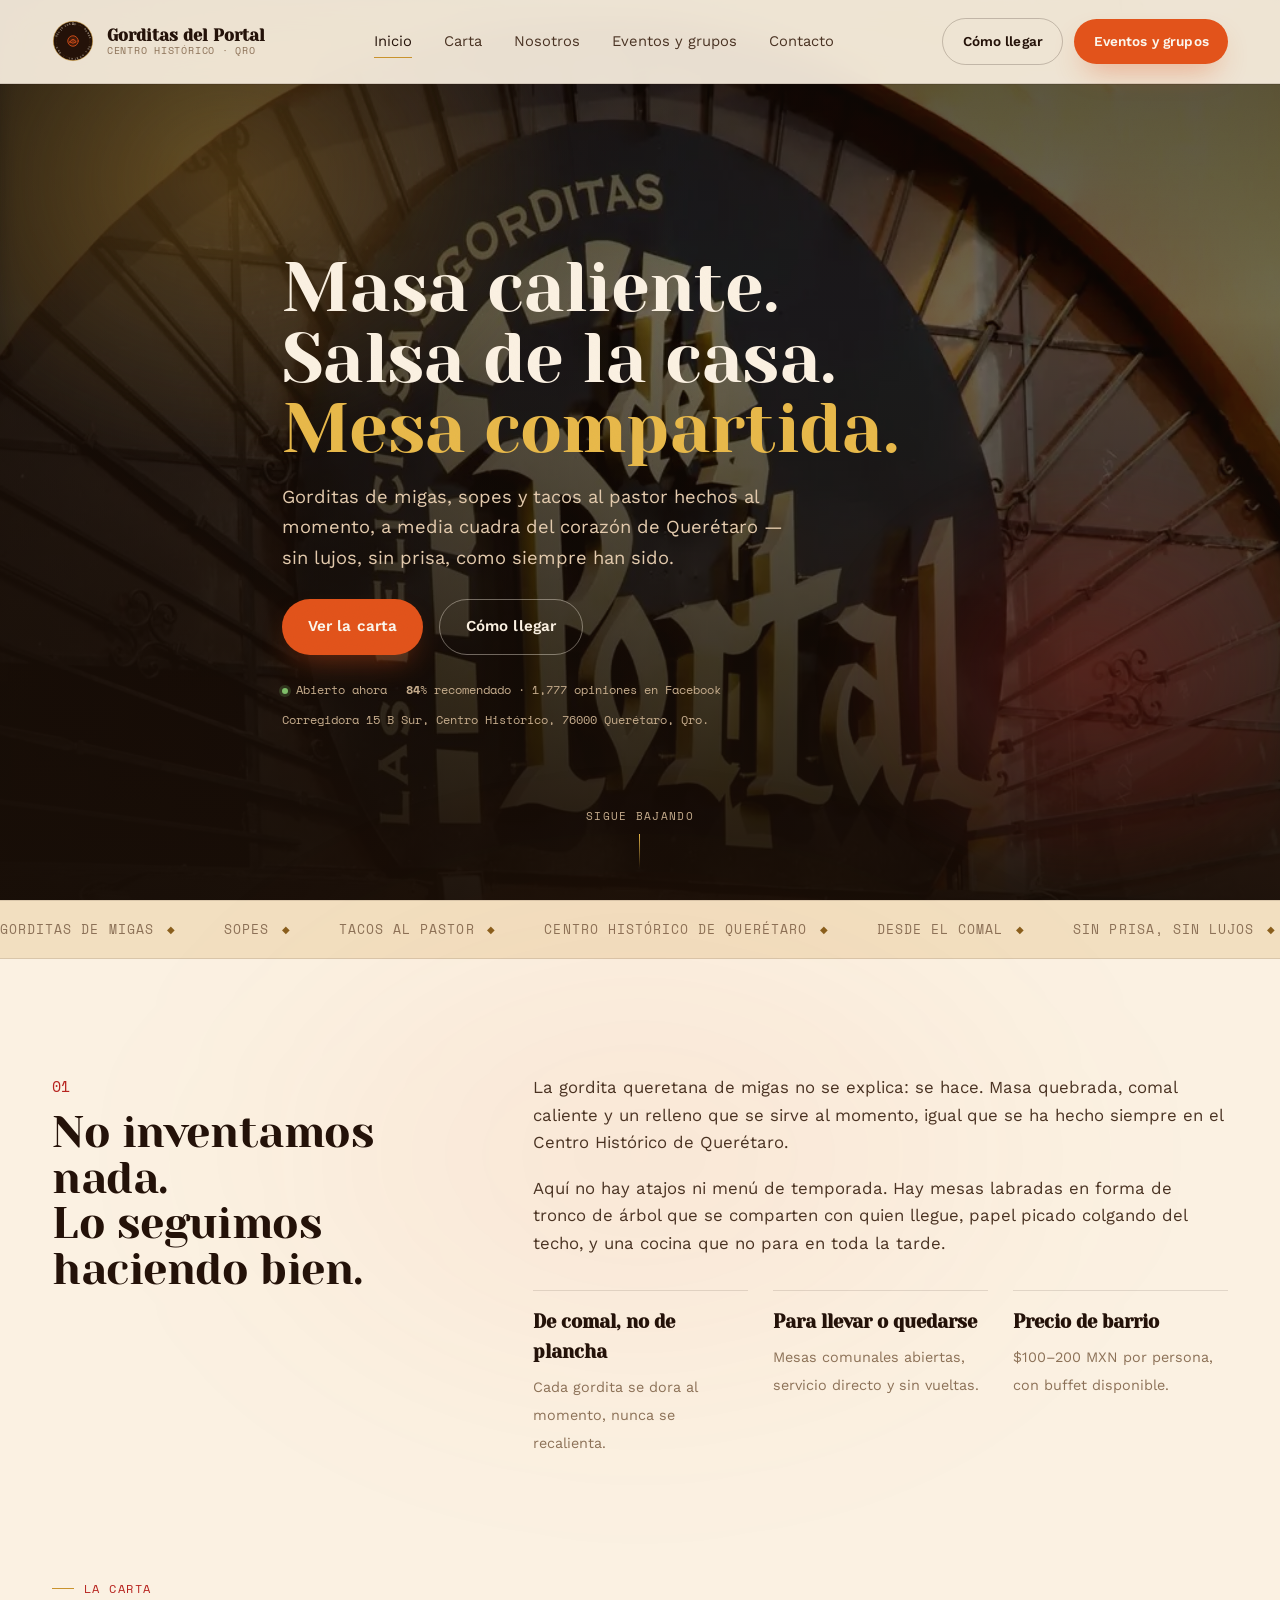
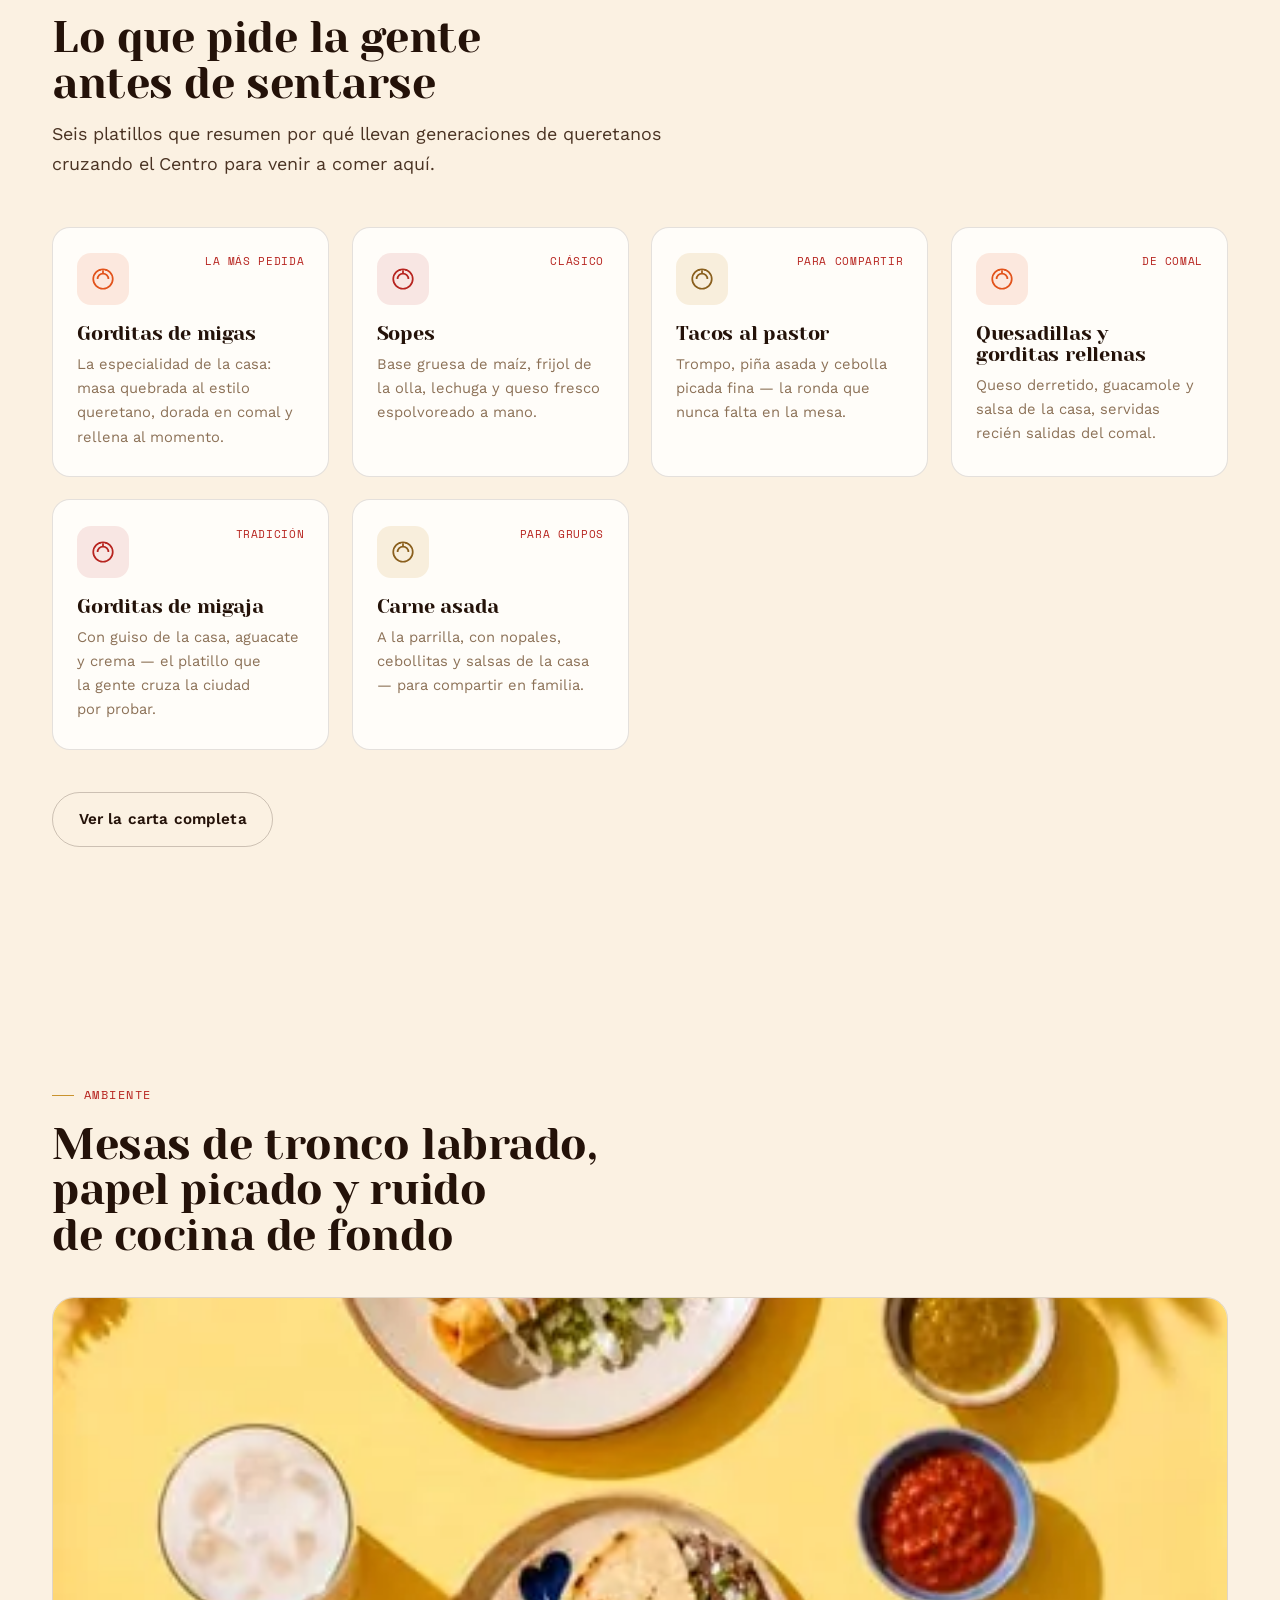
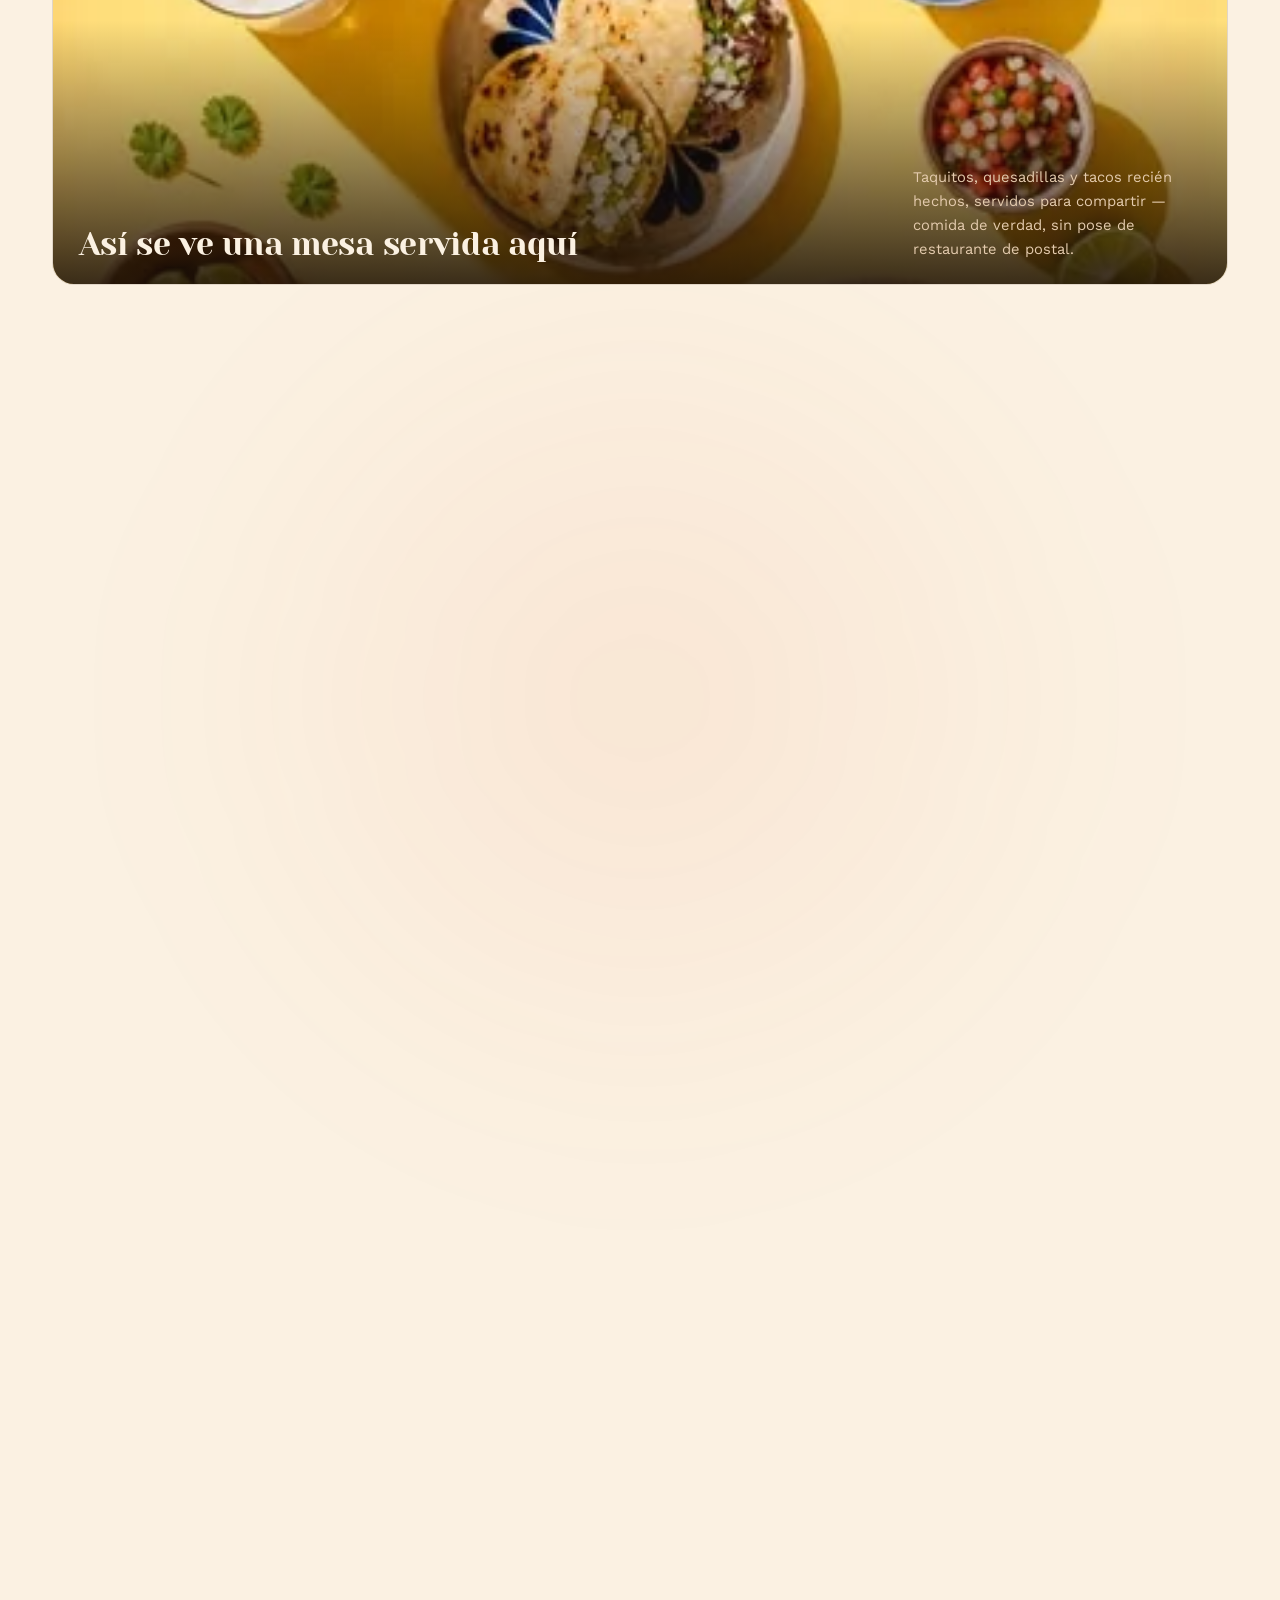
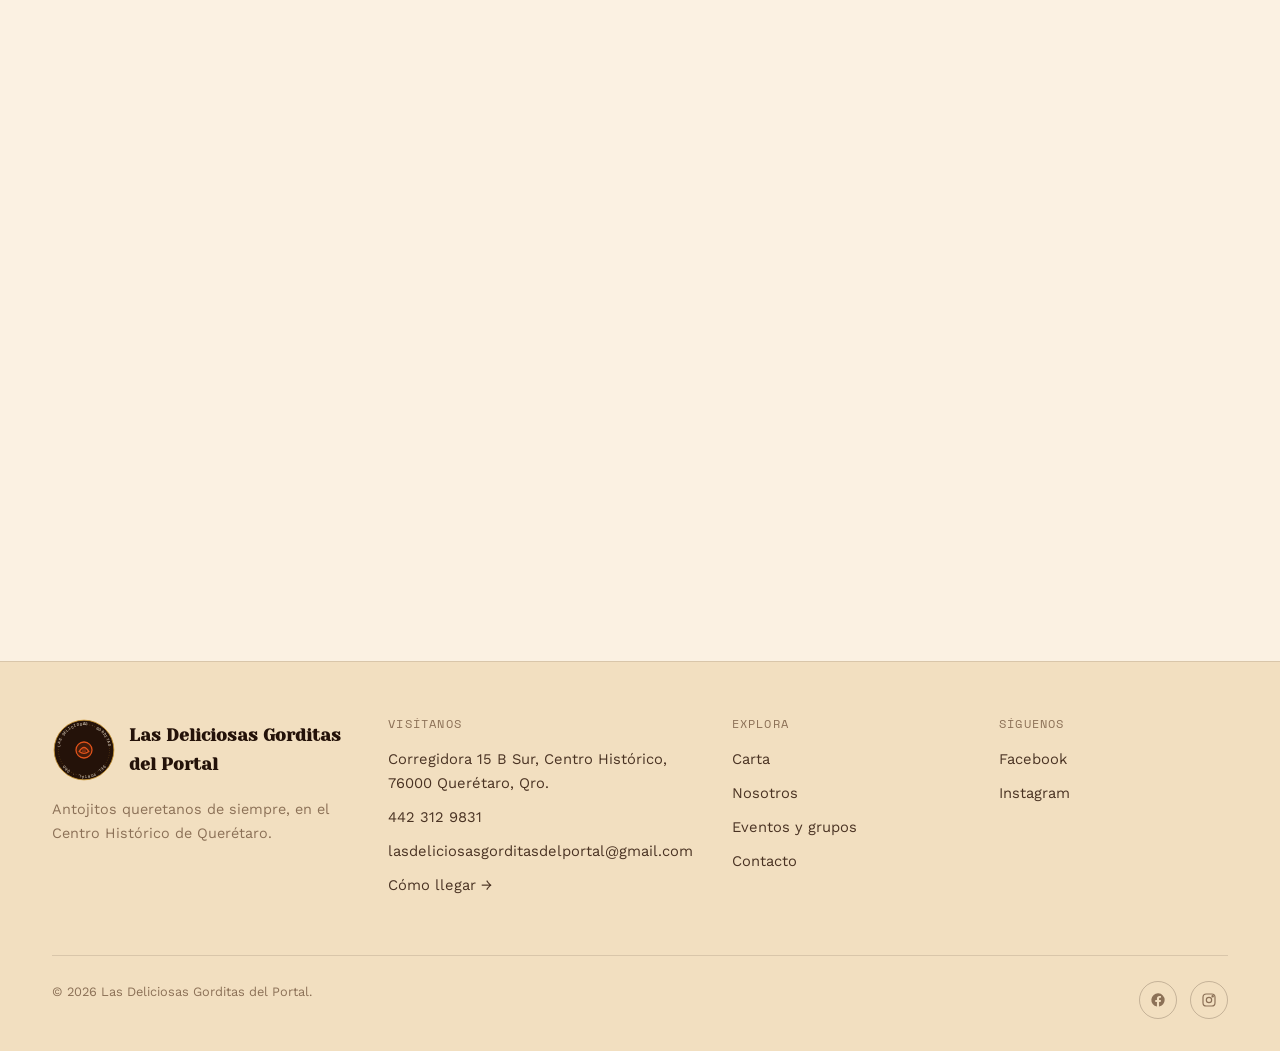
<file: index.html>
<!DOCTYPE html>
<html lang="es-MX">
<head>
<meta charset="UTF-8">
<meta name="viewport" content="width=device-width, initial-scale=1">
<title>Las Deliciosas Gorditas del Portal — Antojitos queretanos en el Centro Histórico</title>
<meta name="description" content="Gorditas de migas, sopes, huaraches y tacos al pastor en el Centro Histórico de Querétaro. 84% recomendado en Facebook. Corregidora 15 B Sur, Centro Histórico.">
<link rel="canonical" href="https://gorditasdelportal.mx/">

<meta property="og:type" content="restaurant.restaurant">
<meta property="og:title" content="Las Deliciosas Gorditas del Portal — Querétaro">
<meta property="og:description" content="Antojitos queretanos de siempre: gorditas de migas, sopes y tacos al pastor en pleno Centro Histórico de Querétaro.">
<meta property="og:image" content="assets/img/hero-portal-real.webp">
<meta property="og:locale" content="es_MX">
<meta name="twitter:card" content="summary_large_image">
<meta name="twitter:title" content="Las Deliciosas Gorditas del Portal — Querétaro">
<meta name="twitter:image" content="assets/img/hero-portal-real.webp">

<link rel="icon" href="favicon.svg" type="image/svg+xml">
<link rel="preload" as="image" href="assets/img/hero-portal-real.webp" fetchpriority="high">

<link rel="preconnect" href="https://fonts.googleapis.com">
<link rel="preconnect" href="https://fonts.gstatic.com" crossorigin>
<link rel="stylesheet" href="https://fonts.googleapis.com/css2?family=Yeseva+One&family=Work+Sans:wght@400;500;600;700&family=Space+Mono:wght@400;700&display=swap">

<link rel="stylesheet" href="styles.css?v=20260928d">

<script type="application/ld+json">
{
  "@context": "https://schema.org",
  "@type": "Restaurant",
  "name": "Las Deliciosas Gorditas del Portal",
  "servesCuisine": "Mexicana",
  "priceRange": "$100-200 MXN",
  "telephone": "+52 442 312 9831",
  "address": {
    "@type": "PostalAddress",
    "streetAddress": "Corregidora 15 B Sur, Centro Histórico",
    "addressLocality": "Santiago de Querétaro",
    "addressRegion": "Querétaro",
    "postalCode": "76000",
    "addressCountry": "MX"
  },
  "sameAs": [
    "https://www.facebook.com/gorditasdelportal",
    "https://www.instagram.com/lasgorditasdelportal/"
  ]
}
</script>
</head>
<body>
<a href="#main" class="skip-link">Saltar al contenido</a>
<div class="grain" aria-hidden="true"></div>

<header class="nav">
  <div class="container nav-inner">
    <a href="index.html" class="nav-brand">
      <span class="sello" data-sello="load" aria-hidden="true"></span>
      <span class="nav-wordmark">
        <strong>Gorditas del Portal</strong>
        <span>Centro Histórico · Qro</span>
      </span>
    </a>
    <nav class="nav-links" aria-label="Navegación principal">
      <a href="index.html" class="is-active">Inicio</a>
      <a href="menu.html">Carta</a>
      <a href="nosotros.html">Nosotros</a>
      <a href="eventos.html">Eventos y grupos</a>
      <a href="contacto.html">Contacto</a>
    </nav>
    <div class="nav-actions">
      <a href="contacto.html" class="btn btn-ghost">Cómo llegar</a>
      <a href="eventos.html" class="btn btn-primary">Eventos y grupos</a>
      <button class="nav-burger" aria-label="Abrir menú" aria-expanded="false">
        <span></span>
      </button>
    </div>
  </div>
</header>
  <div class="mobile-menu" id="mobile-menu">
    <a href="index.html">Inicio</a>
    <a href="menu.html">Carta</a>
    <a href="nosotros.html">Nosotros</a>
    <a href="eventos.html">Eventos y grupos</a>
    <a href="contacto.html">Contacto</a>
    <a href="eventos.html" class="btn btn-primary">Eventos y grupos</a>
  </div>


<main id="main">

  <section class="hero">
    <div class="hero-bg">
      <img src="assets/img/hero-portal-real.webp" alt="Letrero de Las Deliciosas Gorditas del Portal sobre el arco de piedra de su entrada" fetchpriority="high" loading="eager">
    </div>
    <div class="hero-mesh" aria-hidden="true"></div>
    <div class="container hero-inner">
      <h1 class="hero-title">Masa caliente.<br>Salsa de la casa.<br><em>Mesa compartida.</em></h1>
      <p class="hero-sub">Gorditas de migas, sopes y tacos al pastor hechos al momento, a media cuadra del corazón de Querétaro — sin lujos, sin prisa, como siempre han sido.</p>
      <div class="hero-actions">
        <a href="menu.html" class="btn btn-primary">Ver la carta</a>
        <a href="contacto.html" class="btn btn-ghost">Cómo llegar</a>
      </div>
      <div class="hero-meta">
        <span class="hero-meta-item"><span class="dot"></span> Abierto ahora</span>
        <span><strong data-brand-recommend-pct>84</strong>% recomendado · <span data-brand-recommend-count>1,777</span> opiniones en Facebook</span>
        <span data-brand-address>Corregidora 15 B Sur, Centro Histórico</span>
      </div>
    </div>
    <div class="hero-scroll" aria-hidden="true">
      <span>Sigue bajando</span>
      <span class="hero-scroll-line"></span>
    </div>
  </section>

  <div class="marquee-wrap" aria-hidden="true">
    <div class="marquee-track" data-marquee-track></div>
  </div>

  <section class="section" id="concepto">
    <div class="section-halo"></div>
    <div class="container">
      <div class="manifest-grid">
        <div>
          <span class="manifest-num">01</span>
          <h2>No inventamos nada.<br>Lo seguimos haciendo bien.</h2>
        </div>
        <div class="manifest-copy reveal">
          <p>La gordita queretana de migas no se explica: se hace. Masa quebrada, comal caliente y un relleno que se sirve al momento, igual que se ha hecho siempre en el Centro Histórico de Querétaro.</p>
          <p>Aquí no hay atajos ni menú de temporada. Hay mesas labradas en forma de tronco de árbol que se comparten con quien llegue, papel picado colgando del techo, y una cocina que no para en toda la tarde.</p>
          <div class="manifest-pillars">
            <div class="pillar reveal"><strong>De comal, no de plancha</strong><span>Cada gordita se dora al momento, nunca se recalienta.</span></div>
            <div class="pillar reveal"><strong>Para llevar o quedarse</strong><span>Mesas comunales abiertas, servicio directo y sin vueltas.</span></div>
            <div class="pillar reveal"><strong>Precio de barrio</strong><span>$100–200 MXN por persona, con buffet disponible.</span></div>
          </div>
        </div>
      </div>
    </div>
  </section>

  <section class="section" id="carta-destacada" style="padding-top:0;">
    <div class="container">
      <span class="eyebrow">La carta</span>
      <h2 style="max-width:20ch;font-size:clamp(1.9rem,3.4vw,2.8rem);">Lo que pide la gente antes de sentarse</h2>
      <p class="lede" style="margin-top:.8rem;">Seis platillos que resumen por qué llevan generaciones de queretanos cruzando el Centro para venir a comer aquí.</p>
      <div class="dish-grid" data-dishes></div>
      <div style="margin-top:2.6rem;">
        <a href="menu.html" class="btn btn-ghost">Ver la carta completa</a>
      </div>
    </div>
  </section>

  <section class="section" id="ambiente">
    <div class="container">
      <span class="eyebrow">Ambiente</span>
      <h2 style="font-size:clamp(1.9rem,3.4vw,2.8rem);max-width:22ch;">Mesas de tronco labrado, papel picado y ruido de cocina de fondo</h2>
      <div class="wide-figure reveal" style="margin-top:2.4rem;">
        <img src="assets/img/social-flatlay.webp" alt="Antojitos mexicanos de Las Deliciosas Gorditas del Portal: taquitos, quesadillas, tacos y salsas" loading="lazy">
        <div class="wide-figure-caption">
          <h3>Así se ve una mesa servida aquí</h3>
          <p>Taquitos, quesadillas y tacos recién hechos, servidos para compartir — comida de verdad, sin pose de restaurante de postal.</p>
        </div>
      </div>
    </div>
  </section>

  <section class="section" id="tradicion">
    <div class="section-halo"></div>
    <div class="container">
      <div class="authority">
        <div class="authority-figure reveal">
          <img src="assets/img/hero-portal-real.webp" alt="Letrero de Las Deliciosas Gorditas del Portal en su entrada" loading="lazy">
        </div>
        <div class="authority-copy reveal">
          <span class="eyebrow">Detrás del comal</span>
          <h2>Una receta que no cambia porque no tiene por qué</h2>
          <p>La gordita de migas es un platillo específicamente queretano — masa de maíz quebrada, dorada en comal y rellena al gusto. Aquí se prepara igual que en cualquier fonda tradicional del Centro: sin apuros, sin relleno preparado desde temprano, sin fórmula secreta más que la de repetirlo bien todos los días.</p>
          <ul class="authority-list">
            <li><svg width="18" height="18" viewBox="0 0 24 24" fill="none" stroke="currentColor" stroke-width="2"><path d="M20 6L9 17l-5-5"/></svg> Masa preparada y trabajada en el mismo local.</li>
            <li><svg width="18" height="18" viewBox="0 0 24 24" fill="none" stroke="currentColor" stroke-width="2"><path d="M20 6L9 17l-5-5"/></svg> Guisos de la casa, sin mezclas industriales.</li>
            <li><svg width="18" height="18" viewBox="0 0 24 24" fill="none" stroke="currentColor" stroke-width="2"><path d="M20 6L9 17l-5-5"/></svg> Servicio directo — la misma gente que cocina, atiende.</li>
          </ul>
          <div style="margin-top:1.6rem;">
            <a href="nosotros.html" class="btn btn-ghost">Conocer la historia completa</a>
          </div>
        </div>
      </div>
    </div>
  </section>

  <section class="section" id="testimonios" style="padding-top:0;">
    <div class="container">
      <div class="trust-band reveal">
        <div class="trust-stat">
          <strong data-brand-recommend-pct>84</strong><span>%</span>
        </div>
        <div class="trust-copy">
          <span class="eyebrow" style="margin-bottom:.4rem;">Lo que dice la gente</span>
          <h2 style="font-size:clamp(1.6rem,2.8vw,2.1rem);">de sus clientes lo recomiendan en Facebook</h2>
          <p class="lede" style="margin-top:.5rem;">Sobre <span data-brand-recommend-count>1,777</span> opiniones reales — sin filtrar, sin escoger las bonitas.</p>
          <a data-brand-facebook href="https://www.facebook.com/gorditasdelportal/reviews" target="_blank" rel="noopener" class="btn btn-ghost" style="margin-top:1.2rem;">Ver reseñas en Facebook →</a>
        </div>
      </div>
    </div>
  </section>

  <section class="section" id="eventos-teaser">
    <div class="container">
      <div class="cta-band reveal">
        <div>
          <span class="eyebrow" style="margin-bottom:.6rem;">Grupos y eventos privados</span>
          <h2>¿Cumpleaños, posada o comida de trabajo?</h2>
          <p>No manejamos reservación de mesa individual, pero sí armamos charolas y espacios para grupos grandes y eventos privados. Cuéntanos qué necesitas y te cotizamos sin compromiso.</p>
        </div>
        <a href="eventos.html" class="btn btn-gold">Cotizar mi evento</a>
      </div>
    </div>
  </section>

</main>

<footer class="site-footer">
  <div class="container">
    <div class="footer-grid">
      <div>
        <div class="footer-brand">
          <span class="sello" data-sello="view" aria-hidden="true"></span>
          <strong>Las Deliciosas Gorditas del Portal</strong>
        </div>
        <p style="color:var(--cream-3);font-size:.9rem;max-width:32ch;">Antojitos queretanos de siempre, en el Centro Histórico de Querétaro.</p>
      </div>
      <div class="footer-col">
        <h4>Visítanos</h4>
        <p data-brand-address>Corregidora 15 B Sur, Centro Histórico, 76000 Querétaro, Qro.</p>
        <a data-brand-phone-href href="tel:+524423129831"><span data-brand-phone>442 312 9831</span></a>
        <a data-brand-email-href href="mailto:lasdeliciosasgorditasdelportal@gmail.com"><span data-brand-email>lasdeliciosasgorditasdelportal@gmail.com</span></a>
        <a data-brand-maps href="https://www.google.com/maps/search/?api=1&query=Las+Deliciosas+Gorditas+del+Portal+Corregidora+15+B+Sur+Centro+Historico+Queretaro" target="_blank" rel="noopener">Cómo llegar →</a>
      </div>
      <div class="footer-col">
        <h4>Explora</h4>
        <a href="menu.html">Carta</a>
        <a href="nosotros.html">Nosotros</a>
        <a href="eventos.html">Eventos y grupos</a>
        <a href="contacto.html">Contacto</a>
      </div>
      <div class="footer-col">
        <h4>Síguenos</h4>
        <a data-brand-facebook href="https://www.facebook.com/gorditasdelportal" target="_blank" rel="noopener">Facebook</a>
        <a data-brand-instagram href="https://www.instagram.com/lasgorditasdelportal/" target="_blank" rel="noopener">Instagram</a>
      </div>
    </div>
    <div class="footer-bottom">
      <span>© <span id="year"></span> Las Deliciosas Gorditas del Portal.</span>
      <div class="footer-social">
        <a data-brand-facebook href="https://www.facebook.com/gorditasdelportal" target="_blank" rel="noopener" aria-label="Facebook">
          <svg width="16" height="16" viewBox="0 0 24 24" fill="currentColor"><path d="M22 12a10 10 0 1 0-11.6 9.9v-7H7.9V12h2.5V9.8c0-2.5 1.5-3.9 3.8-3.9 1.1 0 2.2.2 2.2.2v2.4h-1.2c-1.2 0-1.6.8-1.6 1.6V12h2.8l-.4 2.9h-2.4v7A10 10 0 0 0 22 12"/></svg>
        </a>
        <a data-brand-instagram href="https://www.instagram.com/lasgorditasdelportal/" target="_blank" rel="noopener" aria-label="Instagram">
          <svg width="16" height="16" viewBox="0 0 24 24" fill="none" stroke="currentColor" stroke-width="1.8"><rect x="3" y="3" width="18" height="18" rx="5"/><circle cx="12" cy="12" r="4"/><circle cx="17.5" cy="6.5" r="1"/></svg>
        </a>
      </div>
    </div>
  </div>
</footer>

<script defer src="lib/manifest.js"></script>
<script defer src="main.js?v=20260928d"></script>
<script>document.getElementById("year").textContent = new Date().getFullYear();</script>
</body>
</html>
</file>
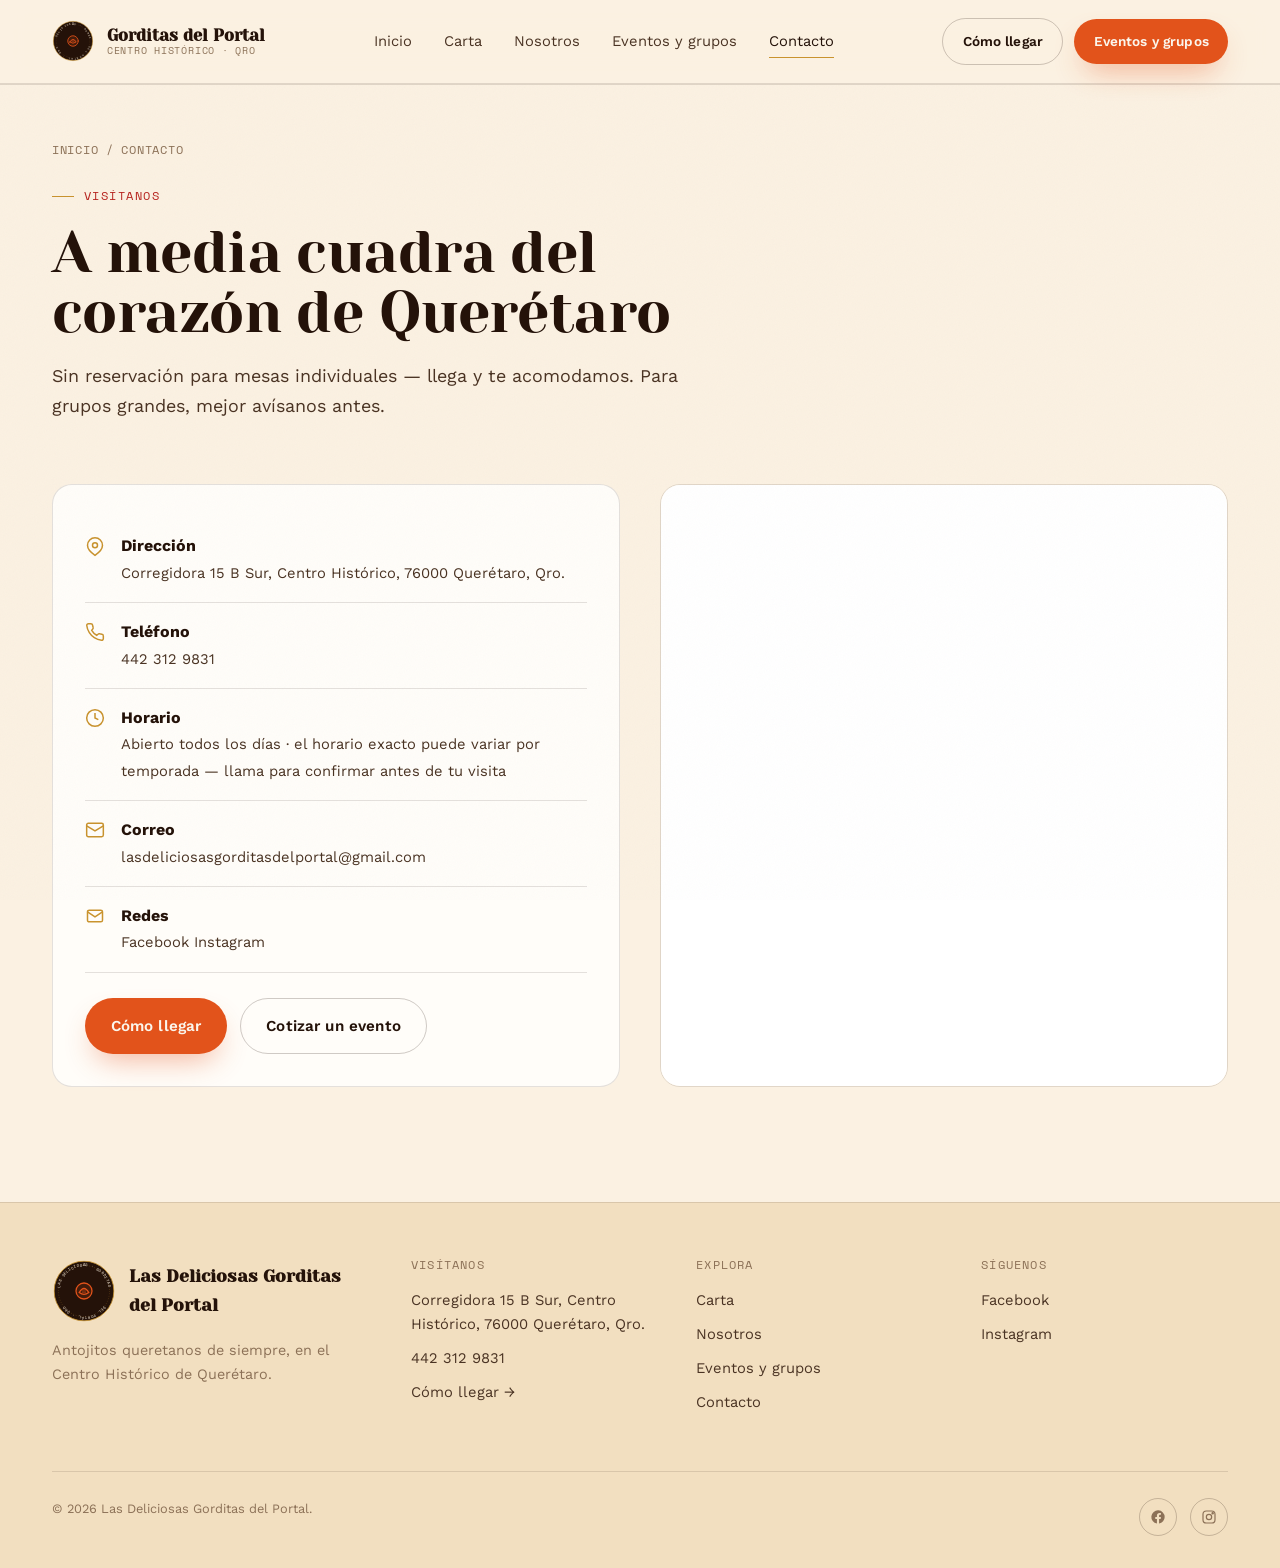
<file: contacto.html>
<!DOCTYPE html>
<html lang="es-MX">
<head>
<meta charset="UTF-8">
<meta name="viewport" content="width=device-width, initial-scale=1">
<title>Contacto — Las Deliciosas Gorditas del Portal</title>
<meta name="description" content="Dirección, teléfono y horario de Las Deliciosas Gorditas del Portal, en el Centro Histórico de Querétaro.">
<link rel="canonical" href="https://gorditasdelportal.mx/contacto.html">
<link rel="icon" href="favicon.svg" type="image/svg+xml">
<link rel="preconnect" href="https://fonts.googleapis.com">
<link rel="preconnect" href="https://fonts.gstatic.com" crossorigin>
<link rel="stylesheet" href="https://fonts.googleapis.com/css2?family=Yeseva+One&family=Work+Sans:wght@400;500;600;700&family=Space+Mono:wght@400;700&display=swap">
<link rel="stylesheet" href="styles.css?v=20260928d">
</head>
<body>
<a href="#main" class="skip-link">Saltar al contenido</a>
<div class="grain" aria-hidden="true"></div>

<header class="nav">
  <div class="container nav-inner">
    <a href="index.html" class="nav-brand">
      <span class="sello" data-sello="load" aria-hidden="true"></span>
      <span class="nav-wordmark"><strong>Gorditas del Portal</strong><span>Centro Histórico · Qro</span></span>
    </a>
    <nav class="nav-links" aria-label="Navegación principal">
      <a href="index.html">Inicio</a>
      <a href="menu.html">Carta</a>
      <a href="nosotros.html">Nosotros</a>
      <a href="eventos.html">Eventos y grupos</a>
      <a href="contacto.html" class="is-active">Contacto</a>
    </nav>
    <div class="nav-actions">
      <a href="contacto.html" class="btn btn-ghost">Cómo llegar</a>
      <a href="eventos.html" class="btn btn-primary">Eventos y grupos</a>
      <button class="nav-burger" aria-label="Abrir menú" aria-expanded="false"><span></span></button>
    </div>
  </div>
</header>
  <div class="mobile-menu" id="mobile-menu">
    <a href="index.html">Inicio</a>
    <a href="menu.html">Carta</a>
    <a href="nosotros.html">Nosotros</a>
    <a href="eventos.html">Eventos y grupos</a>
    <a href="contacto.html">Contacto</a>
    <a href="eventos.html" class="btn btn-primary">Eventos y grupos</a>
  </div>


<main id="main">
  <section class="page-hero">
    <div class="container">
      <div class="breadcrumb"><a href="index.html">Inicio</a> / Contacto</div>
      <span class="eyebrow">Visítanos</span>
      <h1>A media cuadra del corazón de Querétaro</h1>
      <p class="lede">Sin reservación para mesas individuales — llega y te acomodamos. Para grupos grandes, mejor avísanos antes.</p>
    </div>
  </section>

  <section class="section" style="padding-top:1rem;">
    <div class="container">
      <div class="contact-grid">
        <div class="contact-card reveal">
          <div class="contact-row">
            <svg width="20" height="20" viewBox="0 0 24 24" fill="none" stroke="currentColor" stroke-width="1.8"><path d="M21 10c0 6-9 12-9 12s-9-6-9-12a9 9 0 0 1 18 0Z"/><circle cx="12" cy="10" r="3"/></svg>
            <div><strong>Dirección</strong><span data-brand-address>Corregidora 15 B Sur, Centro Histórico, 76000 Querétaro, Qro.</span></div>
          </div>
          <div class="contact-row">
            <svg width="20" height="20" viewBox="0 0 24 24" fill="none" stroke="currentColor" stroke-width="1.8"><path d="M22 16.92v3a2 2 0 0 1-2.18 2 19.8 19.8 0 0 1-8.63-3.07 19.5 19.5 0 0 1-6-6 19.8 19.8 0 0 1-3.07-8.67A2 2 0 0 1 4.11 2h3a2 2 0 0 1 2 1.72c.12.9.33 1.79.63 2.65a2 2 0 0 1-.45 2.11L8.09 9.91a16 16 0 0 0 6 6l1.43-1.27a2 2 0 0 1 2.11-.45c.86.3 1.75.51 2.65.63A2 2 0 0 1 22 16.92Z"/></svg>
            <div><strong>Teléfono</strong><a data-brand-phone-href href="tel:+524423129831"><span data-brand-phone>442 312 9831</span></a></div>
          </div>
          <div class="contact-row">
            <svg width="20" height="20" viewBox="0 0 24 24" fill="none" stroke="currentColor" stroke-width="1.8"><circle cx="12" cy="12" r="10"/><path d="M12 6v6l4 2"/></svg>
            <div><strong>Horario</strong><span>Abierto todos los días · el horario exacto puede variar por temporada — llama para confirmar antes de tu visita</span></div>
          </div>
          <div class="contact-row">
            <svg width="20" height="20" viewBox="0 0 24 24" fill="none" stroke="currentColor" stroke-width="1.8"><rect x="2" y="4" width="20" height="16" rx="2"/><path d="m22 7-10 6L2 7"/></svg>
            <div><strong>Correo</strong><a data-brand-email-href href="mailto:lasdeliciosasgorditasdelportal@gmail.com"><span data-brand-email>lasdeliciosasgorditasdelportal@gmail.com</span></a></div>
          </div>
          <div class="contact-row">
            <svg width="20" height="20" viewBox="0 0 24 24" fill="none" stroke="currentColor" stroke-width="1.8"><path d="M3 7l9 6 9-6"/><rect x="3" y="5" width="18" height="14" rx="2"/></svg>
            <div><strong>Redes</strong>
              <a data-brand-facebook href="https://www.facebook.com/gorditasdelportal" target="_blank" rel="noopener">Facebook</a>
              <a data-brand-instagram href="https://www.instagram.com/lasgorditasdelportal/" target="_blank" rel="noopener">Instagram</a>
            </div>
          </div>
          <div style="margin-top:1.6rem;display:flex;gap:.8rem;flex-wrap:wrap;">
            <a data-brand-maps href="https://www.google.com/maps/search/?api=1&query=Las+Deliciosas+Gorditas+del+Portal+Corregidora+15+B+Sur+Centro+Historico+Queretaro" target="_blank" rel="noopener" class="btn btn-primary">Cómo llegar</a>
            <a href="eventos.html" class="btn btn-ghost">Cotizar un evento</a>
          </div>
        </div>

        <div class="map-frame reveal">
          <iframe
            title="Mapa de ubicación de Las Deliciosas Gorditas del Portal"
            src="https://www.google.com/maps?q=Las+Deliciosas+Gorditas+del+Portal,+Corregidora+15+B+Sur,+Centro+Hist%C3%B3rico,+76000+Quer%C3%A9taro,+Qro.&output=embed"
            loading="lazy"
            referrerpolicy="no-referrer-when-downgrade">
          </iframe>
        </div>
      </div>
    </div>
  </section>
</main>

<footer class="site-footer">
  <div class="container">
    <div class="footer-grid">
      <div>
        <div class="footer-brand">
          <span class="sello" data-sello="view" aria-hidden="true"></span>
          <strong>Las Deliciosas Gorditas del Portal</strong>
        </div>
        <p style="color:var(--cream-3);font-size:.9rem;max-width:32ch;">Antojitos queretanos de siempre, en el Centro Histórico de Querétaro.</p>
      </div>
      <div class="footer-col">
        <h4>Visítanos</h4>
        <p data-brand-address>Corregidora 15 B Sur, Centro Histórico, 76000 Querétaro, Qro.</p>
        <a data-brand-phone-href href="tel:+524423129831"><span data-brand-phone>442 312 9831</span></a>
        <a data-brand-maps href="https://www.google.com/maps/search/?api=1&query=Las+Deliciosas+Gorditas+del+Portal+Corregidora+15+B+Sur+Centro+Historico+Queretaro" target="_blank" rel="noopener">Cómo llegar →</a>
      </div>
      <div class="footer-col">
        <h4>Explora</h4>
        <a href="menu.html">Carta</a>
        <a href="nosotros.html">Nosotros</a>
        <a href="eventos.html">Eventos y grupos</a>
        <a href="contacto.html">Contacto</a>
      </div>
      <div class="footer-col">
        <h4>Síguenos</h4>
        <a data-brand-facebook href="https://www.facebook.com/gorditasdelportal" target="_blank" rel="noopener">Facebook</a>
        <a data-brand-instagram href="https://www.instagram.com/lasgorditasdelportal/" target="_blank" rel="noopener">Instagram</a>
      </div>
    </div>
    <div class="footer-bottom">
      <span>© <span id="year"></span> Las Deliciosas Gorditas del Portal.</span>
      <div class="footer-social">
        <a data-brand-facebook href="https://www.facebook.com/gorditasdelportal" target="_blank" rel="noopener" aria-label="Facebook"><svg width="16" height="16" viewBox="0 0 24 24" fill="currentColor"><path d="M22 12a10 10 0 1 0-11.6 9.9v-7H7.9V12h2.5V9.8c0-2.5 1.5-3.9 3.8-3.9 1.1 0 2.2.2 2.2.2v2.4h-1.2c-1.2 0-1.6.8-1.6 1.6V12h2.8l-.4 2.9h-2.4v7A10 10 0 0 0 22 12"/></svg></a>
        <a data-brand-instagram href="https://www.instagram.com/lasgorditasdelportal/" target="_blank" rel="noopener" aria-label="Instagram"><svg width="16" height="16" viewBox="0 0 24 24" fill="none" stroke="currentColor" stroke-width="1.8"><rect x="3" y="3" width="18" height="18" rx="5"/><circle cx="12" cy="12" r="4"/><circle cx="17.5" cy="6.5" r="1"/></svg></a>
      </div>
    </div>
  </div>
</footer>

<script defer src="lib/manifest.js"></script>
<script defer src="main.js?v=20260928d"></script>
<script>document.getElementById("year").textContent = new Date().getFullYear();</script>
</body>
</html>
</file>
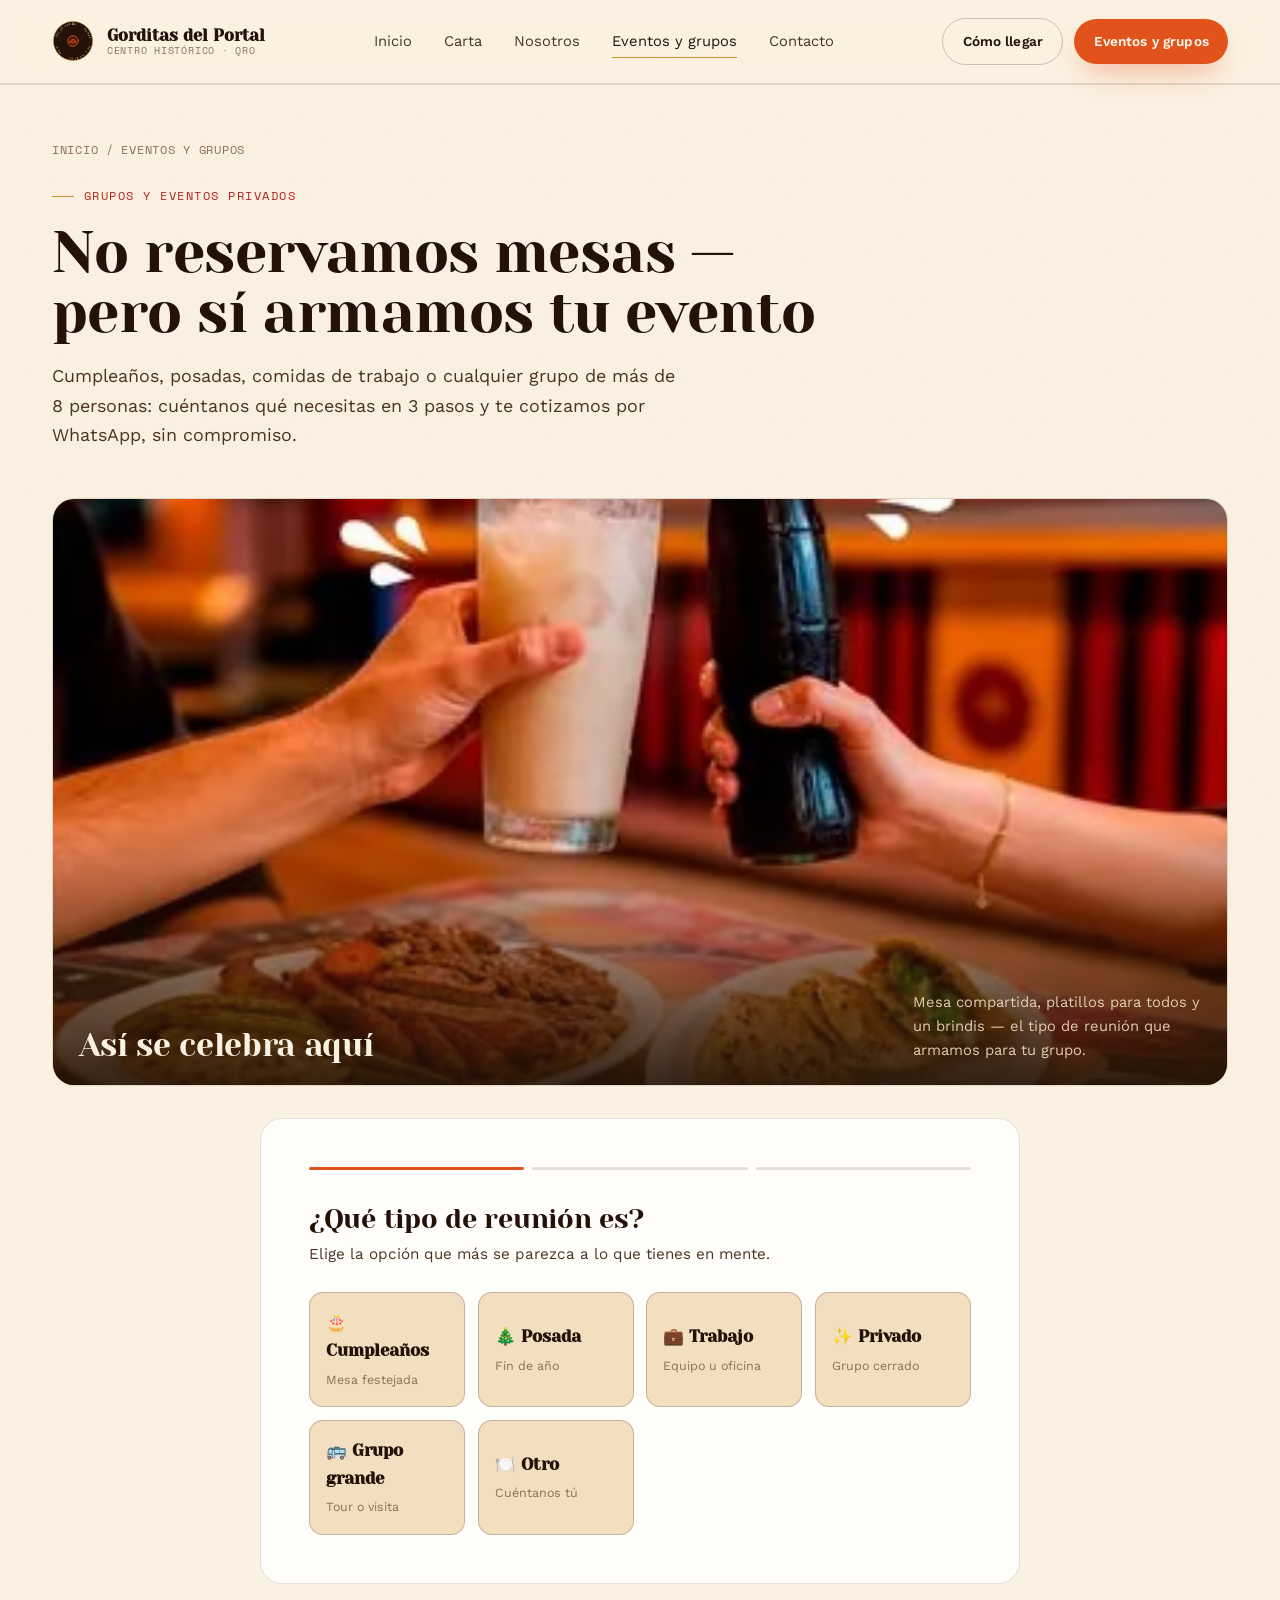
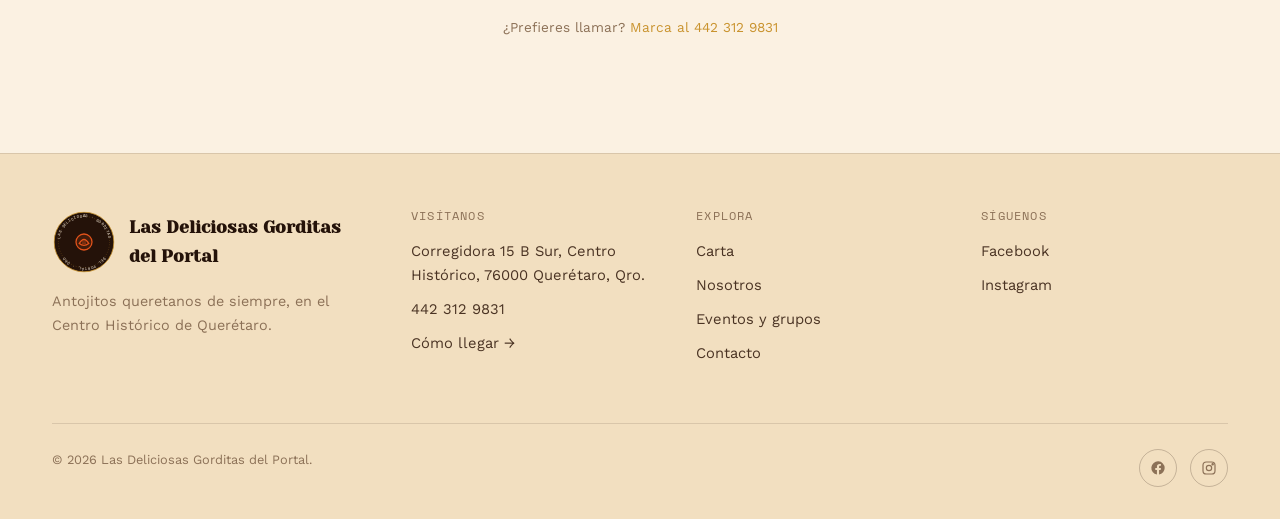
<file: eventos.html>
<!DOCTYPE html>
<html lang="es-MX">
<head>
<meta charset="UTF-8">
<meta name="viewport" content="width=device-width, initial-scale=1">
<title>Eventos y grupos — Las Deliciosas Gorditas del Portal</title>
<meta name="description" content="Cotiza tu evento privado, posada, cumpleaños o comida de grupo en Las Deliciosas Gorditas del Portal, Centro Histórico de Querétaro.">
<link rel="canonical" href="https://gorditasdelportal.mx/eventos.html">
<link rel="icon" href="favicon.svg" type="image/svg+xml">
<link rel="preconnect" href="https://fonts.googleapis.com">
<link rel="preconnect" href="https://fonts.gstatic.com" crossorigin>
<link rel="stylesheet" href="https://fonts.googleapis.com/css2?family=Yeseva+One&family=Work+Sans:wght@400;500;600;700&family=Space+Mono:wght@400;700&display=swap">
<link rel="stylesheet" href="styles.css?v=20260928d">
</head>
<body>
<a href="#main" class="skip-link">Saltar al contenido</a>
<div class="grain" aria-hidden="true"></div>

<header class="nav">
  <div class="container nav-inner">
    <a href="index.html" class="nav-brand">
      <span class="sello" data-sello="load" aria-hidden="true"></span>
      <span class="nav-wordmark"><strong>Gorditas del Portal</strong><span>Centro Histórico · Qro</span></span>
    </a>
    <nav class="nav-links" aria-label="Navegación principal">
      <a href="index.html">Inicio</a>
      <a href="menu.html">Carta</a>
      <a href="nosotros.html">Nosotros</a>
      <a href="eventos.html" class="is-active">Eventos y grupos</a>
      <a href="contacto.html">Contacto</a>
    </nav>
    <div class="nav-actions">
      <a href="contacto.html" class="btn btn-ghost">Cómo llegar</a>
      <a href="eventos.html" class="btn btn-primary">Eventos y grupos</a>
      <button class="nav-burger" aria-label="Abrir menú" aria-expanded="false"><span></span></button>
    </div>
  </div>
</header>
  <div class="mobile-menu" id="mobile-menu">
    <a href="index.html">Inicio</a>
    <a href="menu.html">Carta</a>
    <a href="nosotros.html">Nosotros</a>
    <a href="eventos.html">Eventos y grupos</a>
    <a href="contacto.html">Contacto</a>
    <a href="eventos.html" class="btn btn-primary">Eventos y grupos</a>
  </div>


<main id="main">
  <section class="page-hero">
    <div class="container">
      <div class="breadcrumb"><a href="index.html">Inicio</a> / Eventos y grupos</div>
      <span class="eyebrow">Grupos y eventos privados</span>
      <h1>No reservamos mesas — pero sí armamos tu evento</h1>
      <p class="lede">Cumpleaños, posadas, comidas de trabajo o cualquier grupo de más de 8 personas: cuéntanos qué necesitas en 3 pasos y te cotizamos por WhatsApp, sin compromiso.</p>
    </div>
  </section>

  <section class="section" style="padding-top:0;padding-bottom:1rem;">
    <div class="container">
      <div class="wide-figure reveal">
        <img src="assets/img/social-brindis-mesa.webp" alt="Comensales brindando en una mesa de Las Deliciosas Gorditas del Portal" loading="lazy">
        <div class="wide-figure-caption">
          <h3>Así se celebra aquí</h3>
          <p>Mesa compartida, platillos para todos y un brindis — el tipo de reunión que armamos para tu grupo.</p>
        </div>
      </div>
    </div>
  </section>

  <section class="section" style="padding-top:1rem;">
    <div class="container">

      <form class="form-shell" data-event-form novalidate>
        <div class="form-progress">
          <div class="form-progress-step"></div>
          <div class="form-progress-step"></div>
          <div class="form-progress-step"></div>
        </div>

        <!-- Paso 1: tipo de evento -->
        <div class="form-step">
          <h3>¿Qué tipo de reunión es?</h3>
          <p class="lede">Elige la opción que más se parezca a lo que tienes en mente.</p>
          <div class="option-grid" data-option-group="tipo">
            <button type="button" class="option-card" data-option="Cumpleaños"><strong>🎂 Cumpleaños</strong><span>Mesa festejada</span></button>
            <button type="button" class="option-card" data-option="Posada o fin de año"><strong>🎄 Posada</strong><span>Fin de año</span></button>
            <button type="button" class="option-card" data-option="Comida de trabajo"><strong>💼 Trabajo</strong><span>Equipo u oficina</span></button>
            <button type="button" class="option-card" data-option="Evento privado"><strong>✨ Privado</strong><span>Grupo cerrado</span></button>
            <button type="button" class="option-card" data-option="Grupo grande / turistas"><strong>🚌 Grupo grande</strong><span>Tour o visita</span></button>
            <button type="button" class="option-card" data-option="Otro"><strong>🍽️ Otro</strong><span>Cuéntanos tú</span></button>
          </div>
        </div>

        <!-- Paso 2: tamaño y fecha -->
        <div class="form-step">
          <h3>¿Cuántos son y cuándo?</h3>
          <p class="lede">Una fecha tentativa es suficiente — la confirmamos por WhatsApp.</p>
          <div class="field">
            <label for="personas">Número de personas aproximado</label>
            <select id="personas" name="personas" required>
              <option value="">Selecciona una opción</option>
              <option>8 a 15 personas</option>
              <option>16 a 30 personas</option>
              <option>31 a 50 personas</option>
              <option>Más de 50 personas</option>
            </select>
          </div>
          <div class="field">
            <label for="fecha">Fecha tentativa</label>
            <input type="date" id="fecha" name="fecha" required>
          </div>
          <div class="form-nav">
            <button type="button" class="btn btn-ghost" data-prev>Atrás</button>
            <button type="button" class="btn btn-primary" data-next>Continuar</button>
          </div>
        </div>

        <!-- Paso 3: datos de contacto -->
        <div class="form-step">
          <h3>¿A quién le confirmamos?</h3>
          <p class="lede">Solo lo necesario para contactarte por WhatsApp o llamada.</p>
          <div class="field">
            <label for="nombre">Nombre</label>
            <input type="text" id="nombre" name="nombre" required autocomplete="name">
          </div>
          <div class="field">
            <label for="telefono">Teléfono / WhatsApp</label>
            <input type="tel" id="telefono" name="telefono" required autocomplete="tel">
          </div>
          <div class="field">
            <label for="mensaje">Algo más que debamos saber (opcional)</label>
            <textarea id="mensaje" name="mensaje" placeholder="Alergias, presupuesto aproximado, si necesitan un espacio específico…"></textarea>
          </div>
          <div class="form-summary" data-form-summary></div>
          <div class="form-nav">
            <button type="button" class="btn btn-ghost" data-prev>Atrás</button>
            <button type="submit" class="btn btn-gold">Enviar por WhatsApp</button>
          </div>
        </div>

        <!-- Éxito -->
        <div class="form-step" data-form-success>
          <div class="form-success">
            <svg width="52" height="52" viewBox="0 0 24 24" fill="none" stroke="#e2531b" stroke-width="1.6"><circle cx="12" cy="12" r="10"/><path d="M8 12l3 3 5-6"/></svg>
            <h3>¡Va en camino!</h3>
            <p>Se abrió WhatsApp con tu solicitud lista para enviar. Si no se abrió automáticamente, usa el botón de abajo.</p>
            <a href="#" data-whatsapp-link target="_blank" rel="noopener" class="btn btn-primary" style="margin-top:1.4rem;">Abrir WhatsApp</a>
          </div>
        </div>
      </form>

      <p style="text-align:center;color:var(--cream-3);font-size:.85rem;margin-top:2rem;">
        ¿Prefieres llamar? <a data-brand-phone-href href="tel:+524423129831" style="color:var(--gold);">Marca al <span data-brand-phone>442 312 9831</span></a>
      </p>
    </div>
  </section>
</main>

<footer class="site-footer">
  <div class="container">
    <div class="footer-grid">
      <div>
        <div class="footer-brand">
          <span class="sello" data-sello="view" aria-hidden="true"></span>
          <strong>Las Deliciosas Gorditas del Portal</strong>
        </div>
        <p style="color:var(--cream-3);font-size:.9rem;max-width:32ch;">Antojitos queretanos de siempre, en el Centro Histórico de Querétaro.</p>
      </div>
      <div class="footer-col">
        <h4>Visítanos</h4>
        <p data-brand-address>Corregidora 15 B Sur, Centro Histórico, 76000 Querétaro, Qro.</p>
        <a data-brand-phone-href href="tel:+524423129831"><span data-brand-phone>442 312 9831</span></a>
        <a data-brand-maps href="https://www.google.com/maps/search/?api=1&query=Las+Deliciosas+Gorditas+del+Portal+Corregidora+15+B+Sur+Centro+Historico+Queretaro" target="_blank" rel="noopener">Cómo llegar →</a>
      </div>
      <div class="footer-col">
        <h4>Explora</h4>
        <a href="menu.html">Carta</a>
        <a href="nosotros.html">Nosotros</a>
        <a href="eventos.html">Eventos y grupos</a>
        <a href="contacto.html">Contacto</a>
      </div>
      <div class="footer-col">
        <h4>Síguenos</h4>
        <a data-brand-facebook href="https://www.facebook.com/gorditasdelportal" target="_blank" rel="noopener">Facebook</a>
        <a data-brand-instagram href="https://www.instagram.com/lasgorditasdelportal/" target="_blank" rel="noopener">Instagram</a>
      </div>
    </div>
    <div class="footer-bottom">
      <span>© <span id="year"></span> Las Deliciosas Gorditas del Portal.</span>
      <div class="footer-social">
        <a data-brand-facebook href="https://www.facebook.com/gorditasdelportal" target="_blank" rel="noopener" aria-label="Facebook"><svg width="16" height="16" viewBox="0 0 24 24" fill="currentColor"><path d="M22 12a10 10 0 1 0-11.6 9.9v-7H7.9V12h2.5V9.8c0-2.5 1.5-3.9 3.8-3.9 1.1 0 2.2.2 2.2.2v2.4h-1.2c-1.2 0-1.6.8-1.6 1.6V12h2.8l-.4 2.9h-2.4v7A10 10 0 0 0 22 12"/></svg></a>
        <a data-brand-instagram href="https://www.instagram.com/lasgorditasdelportal/" target="_blank" rel="noopener" aria-label="Instagram"><svg width="16" height="16" viewBox="0 0 24 24" fill="none" stroke="currentColor" stroke-width="1.8"><rect x="3" y="3" width="18" height="18" rx="5"/><circle cx="12" cy="12" r="4"/><circle cx="17.5" cy="6.5" r="1"/></svg></a>
      </div>
    </div>
  </div>
</footer>

<script defer src="lib/manifest.js"></script>
<script defer src="main.js?v=20260928d"></script>
<script>document.getElementById("year").textContent = new Date().getFullYear();</script>
</body>
</html>
</file>
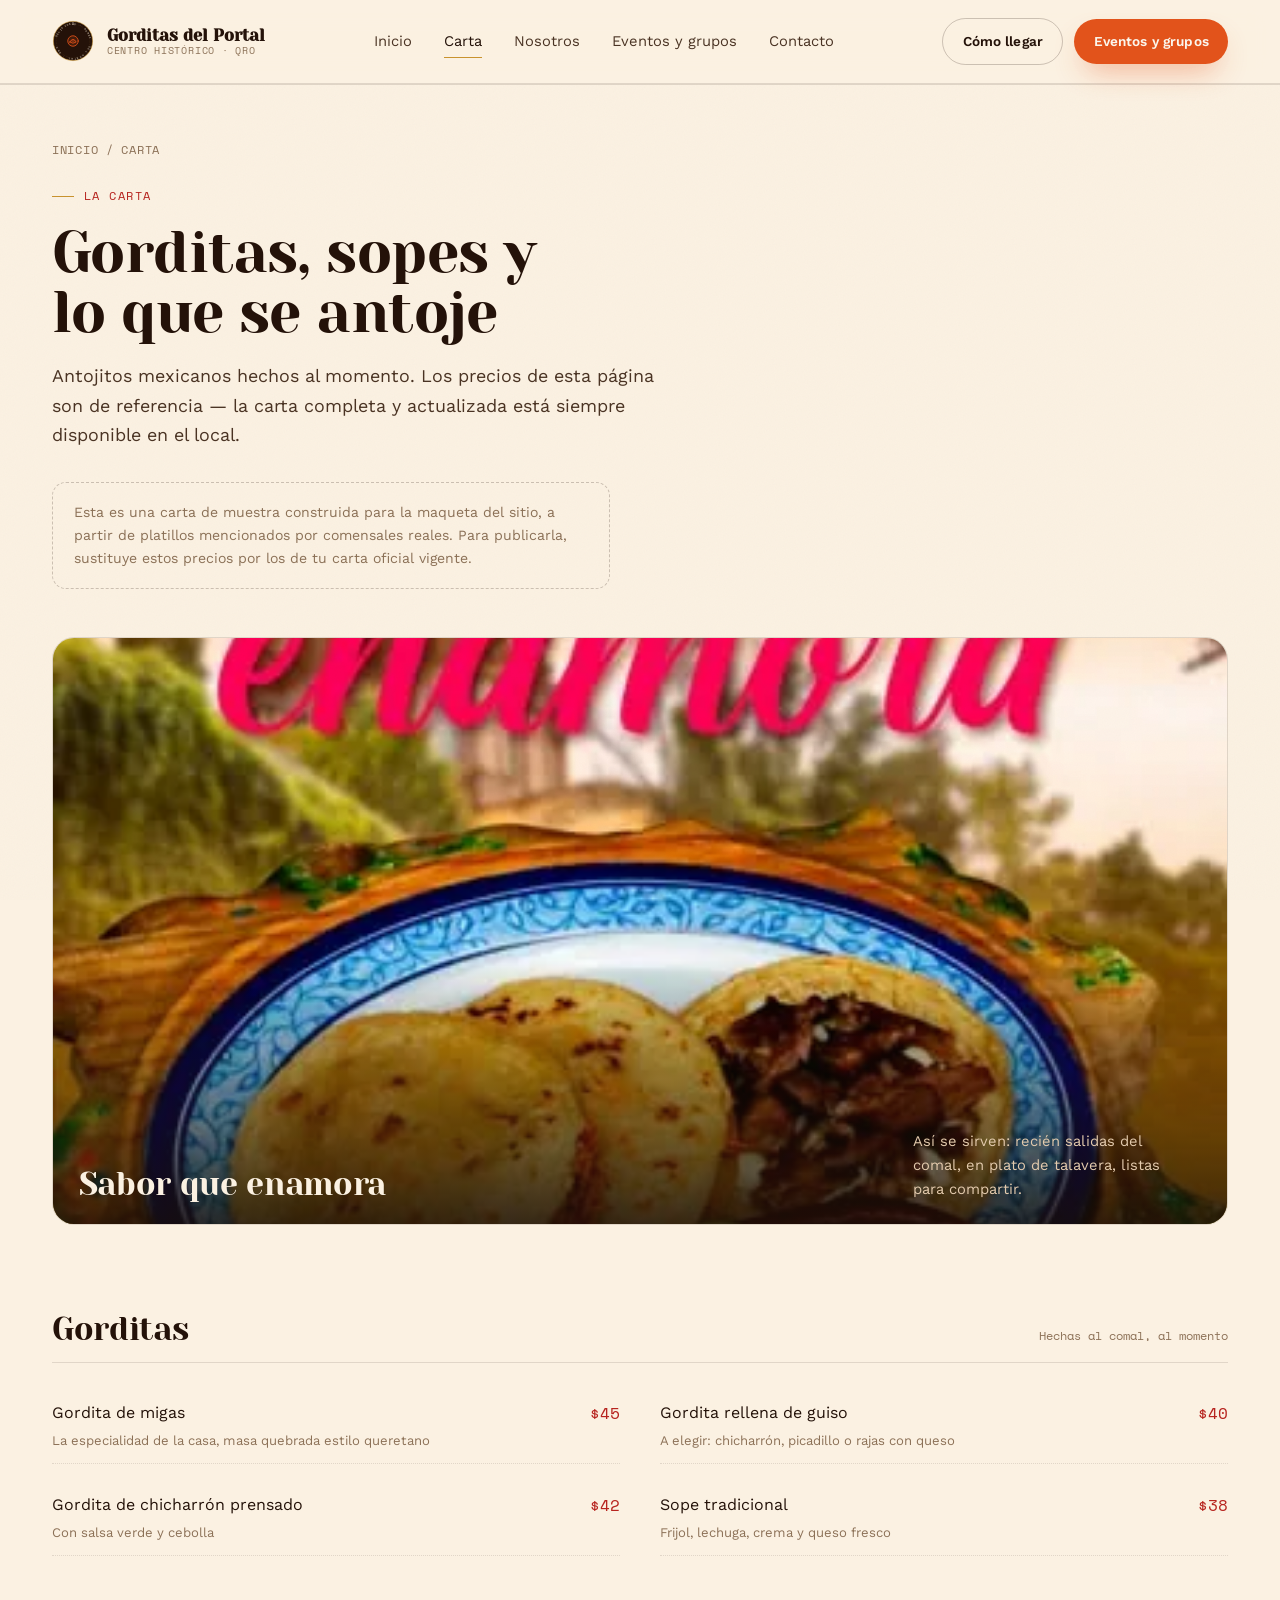
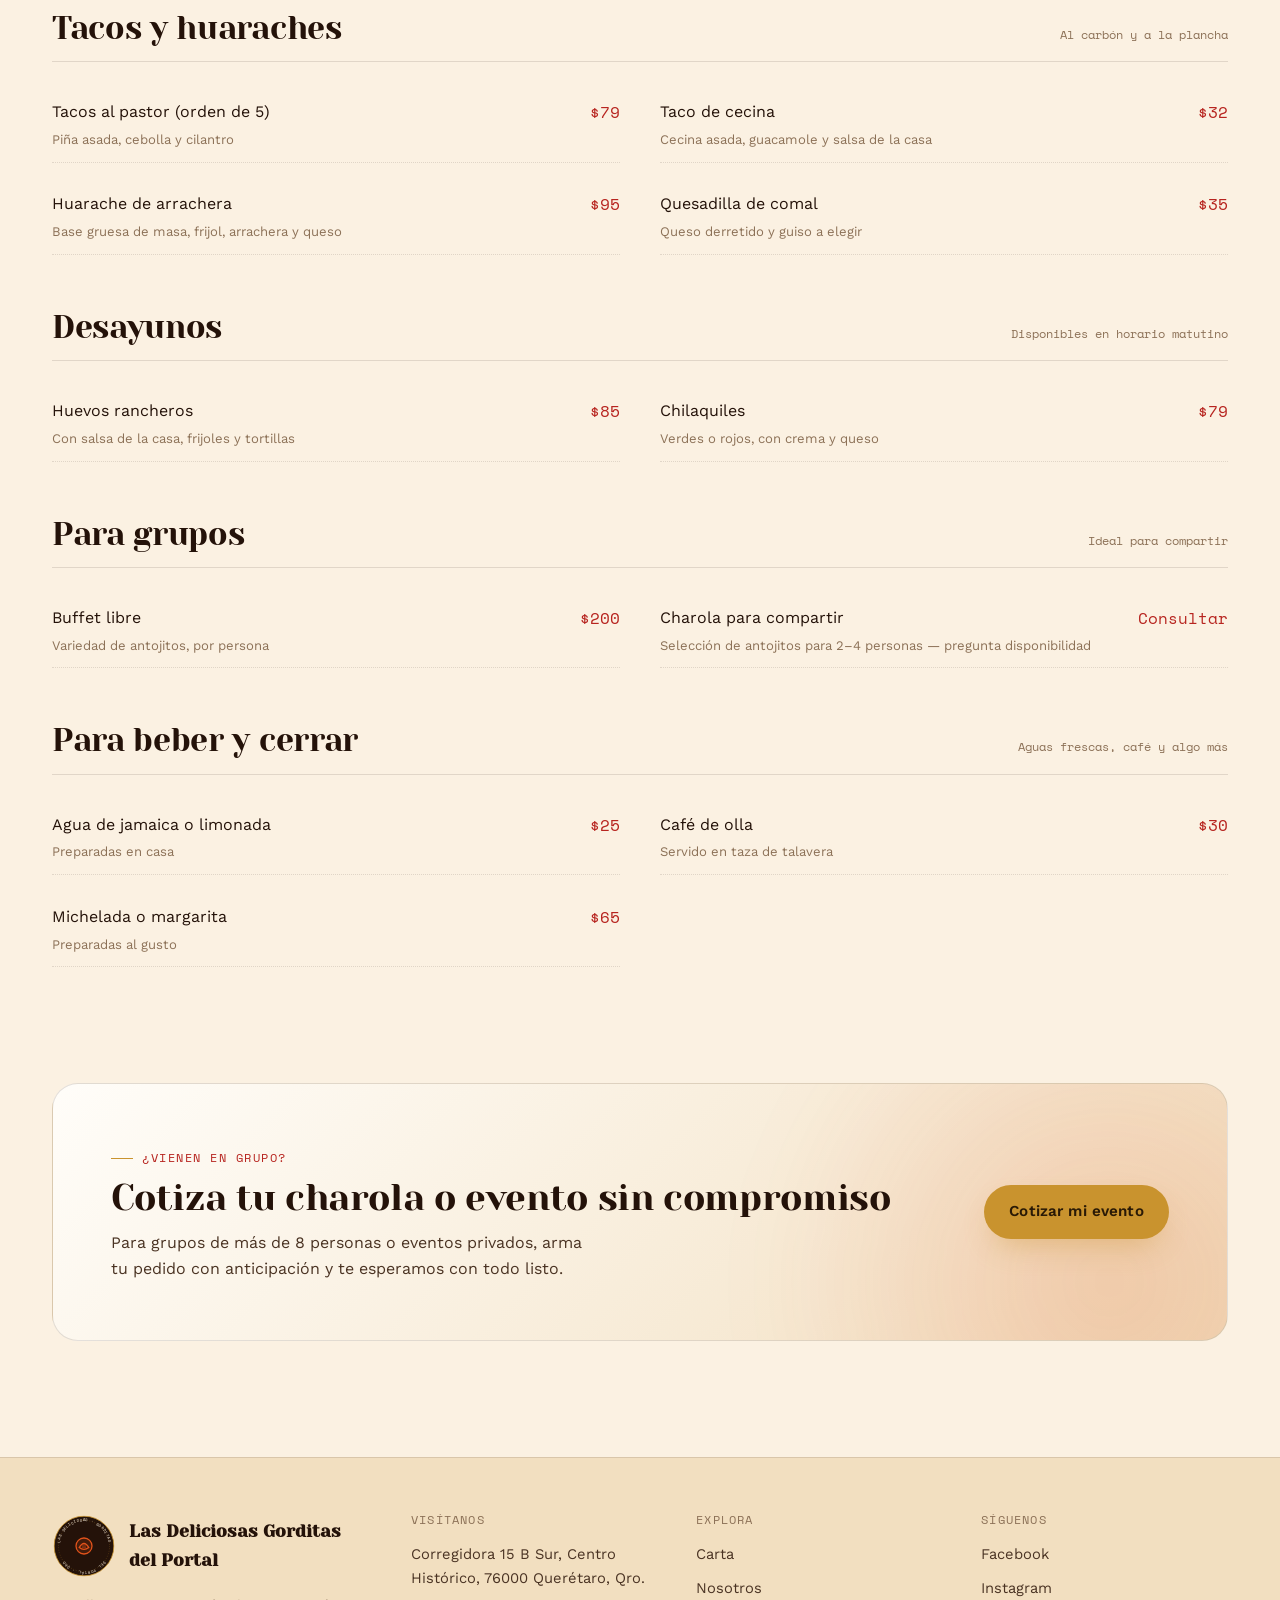
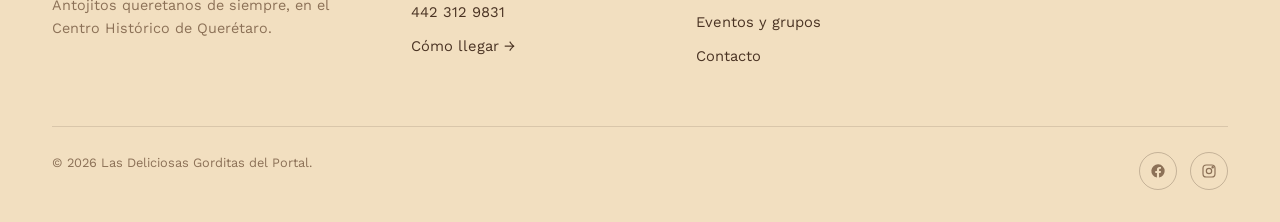
<file: menu.html>
<!DOCTYPE html>
<html lang="es-MX">
<head>
<meta charset="UTF-8">
<meta name="viewport" content="width=device-width, initial-scale=1">
<title>Carta — Las Deliciosas Gorditas del Portal</title>
<meta name="description" content="Gorditas de migas, sopes, huaraches, tacos y bebidas. Carta de referencia de Las Deliciosas Gorditas del Portal, Centro Histórico de Querétaro.">
<link rel="canonical" href="https://gorditasdelportal.mx/menu.html">
<link rel="icon" href="favicon.svg" type="image/svg+xml">
<link rel="preconnect" href="https://fonts.googleapis.com">
<link rel="preconnect" href="https://fonts.gstatic.com" crossorigin>
<link rel="stylesheet" href="https://fonts.googleapis.com/css2?family=Yeseva+One&family=Work+Sans:wght@400;500;600;700&family=Space+Mono:wght@400;700&display=swap">
<link rel="stylesheet" href="styles.css?v=20260928d">
</head>
<body>
<a href="#main" class="skip-link">Saltar al contenido</a>
<div class="grain" aria-hidden="true"></div>

<header class="nav">
  <div class="container nav-inner">
    <a href="index.html" class="nav-brand">
      <span class="sello" data-sello="load" aria-hidden="true"></span>
      <span class="nav-wordmark">
        <strong>Gorditas del Portal</strong>
        <span>Centro Histórico · Qro</span>
      </span>
    </a>
    <nav class="nav-links" aria-label="Navegación principal">
      <a href="index.html">Inicio</a>
      <a href="menu.html" class="is-active">Carta</a>
      <a href="nosotros.html">Nosotros</a>
      <a href="eventos.html">Eventos y grupos</a>
      <a href="contacto.html">Contacto</a>
    </nav>
    <div class="nav-actions">
      <a href="contacto.html" class="btn btn-ghost">Cómo llegar</a>
      <a href="eventos.html" class="btn btn-primary">Eventos y grupos</a>
      <button class="nav-burger" aria-label="Abrir menú" aria-expanded="false"><span></span></button>
    </div>
  </div>
</header>
  <div class="mobile-menu" id="mobile-menu">
    <a href="index.html">Inicio</a>
    <a href="menu.html">Carta</a>
    <a href="nosotros.html">Nosotros</a>
    <a href="eventos.html">Eventos y grupos</a>
    <a href="contacto.html">Contacto</a>
    <a href="eventos.html" class="btn btn-primary">Eventos y grupos</a>
  </div>


<main id="main">
  <section class="page-hero">
    <div class="container">
      <div class="breadcrumb"><a href="index.html">Inicio</a> / Carta</div>
      <span class="eyebrow">La carta</span>
      <h1>Gorditas, sopes y lo que se antoje</h1>
      <p class="lede">Antojitos mexicanos hechos al momento. Los precios de esta página son de referencia — la carta completa y actualizada está siempre disponible en el local.</p>
      <div class="menu-note">
        Esta es una carta de muestra construida para la maqueta del sitio, a partir de platillos mencionados por comensales reales. Para publicarla, sustituye estos precios por los de tu carta oficial vigente.
      </div>
    </div>
  </section>

  <section class="section" style="padding-top:0;padding-bottom:1rem;">
    <div class="container">
      <div class="wide-figure reveal">
        <img src="assets/img/social-gorditas-talavera.webp" alt="Gorditas de Las Deliciosas Gorditas del Portal servidas en plato de talavera" loading="lazy">
        <div class="wide-figure-caption">
          <h3>Sabor que enamora</h3>
          <p>Así se sirven: recién salidas del comal, en plato de talavera, listas para compartir.</p>
        </div>
      </div>
    </div>
  </section>

  <section class="section" style="padding-top:1rem;">
    <div class="container">

      <div class="menu-cat">
        <div class="menu-cat-head">
          <h2>Gorditas</h2>
          <span>Hechas al comal, al momento</span>
        </div>
        <div class="menu-list">
          <div class="menu-item">
            <div><div class="menu-item-name">Gordita de migas</div><div class="menu-item-desc">La especialidad de la casa, masa quebrada estilo queretano</div></div>
            <div class="menu-item-price">$45</div>
          </div>
          <div class="menu-item">
            <div><div class="menu-item-name">Gordita rellena de guiso</div><div class="menu-item-desc">A elegir: chicharrón, picadillo o rajas con queso</div></div>
            <div class="menu-item-price">$40</div>
          </div>
          <div class="menu-item">
            <div><div class="menu-item-name">Gordita de chicharrón prensado</div><div class="menu-item-desc">Con salsa verde y cebolla</div></div>
            <div class="menu-item-price">$42</div>
          </div>
          <div class="menu-item">
            <div><div class="menu-item-name">Sope tradicional</div><div class="menu-item-desc">Frijol, lechuga, crema y queso fresco</div></div>
            <div class="menu-item-price">$38</div>
          </div>
        </div>
      </div>

      <div class="menu-cat">
        <div class="menu-cat-head">
          <h2>Tacos y huaraches</h2>
          <span>Al carbón y a la plancha</span>
        </div>
        <div class="menu-list">
          <div class="menu-item">
            <div><div class="menu-item-name">Tacos al pastor (orden de 5)</div><div class="menu-item-desc">Piña asada, cebolla y cilantro</div></div>
            <div class="menu-item-price">$79</div>
          </div>
          <div class="menu-item">
            <div><div class="menu-item-name">Taco de cecina</div><div class="menu-item-desc">Cecina asada, guacamole y salsa de la casa</div></div>
            <div class="menu-item-price">$32</div>
          </div>
          <div class="menu-item">
            <div><div class="menu-item-name">Huarache de arrachera</div><div class="menu-item-desc">Base gruesa de masa, frijol, arrachera y queso</div></div>
            <div class="menu-item-price">$95</div>
          </div>
          <div class="menu-item">
            <div><div class="menu-item-name">Quesadilla de comal</div><div class="menu-item-desc">Queso derretido y guiso a elegir</div></div>
            <div class="menu-item-price">$35</div>
          </div>
        </div>
      </div>

      <div class="menu-cat">
        <div class="menu-cat-head">
          <h2>Desayunos</h2>
          <span>Disponibles en horario matutino</span>
        </div>
        <div class="menu-list">
          <div class="menu-item">
            <div><div class="menu-item-name">Huevos rancheros</div><div class="menu-item-desc">Con salsa de la casa, frijoles y tortillas</div></div>
            <div class="menu-item-price">$85</div>
          </div>
          <div class="menu-item">
            <div><div class="menu-item-name">Chilaquiles</div><div class="menu-item-desc">Verdes o rojos, con crema y queso</div></div>
            <div class="menu-item-price">$79</div>
          </div>
        </div>
      </div>

      <div class="menu-cat">
        <div class="menu-cat-head">
          <h2>Para grupos</h2>
          <span>Ideal para compartir</span>
        </div>
        <div class="menu-list">
          <div class="menu-item">
            <div><div class="menu-item-name">Buffet libre</div><div class="menu-item-desc">Variedad de antojitos, por persona</div></div>
            <div class="menu-item-price">$200</div>
          </div>
          <div class="menu-item">
            <div><div class="menu-item-name">Charola para compartir</div><div class="menu-item-desc">Selección de antojitos para 2–4 personas — pregunta disponibilidad</div></div>
            <div class="menu-item-price">Consultar</div>
          </div>
        </div>
      </div>

      <div class="menu-cat">
        <div class="menu-cat-head">
          <h2>Para beber y cerrar</h2>
          <span>Aguas frescas, café y algo más</span>
        </div>
        <div class="menu-list">
          <div class="menu-item">
            <div><div class="menu-item-name">Agua de jamaica o limonada</div><div class="menu-item-desc">Preparadas en casa</div></div>
            <div class="menu-item-price">$25</div>
          </div>
          <div class="menu-item">
            <div><div class="menu-item-name">Café de olla</div><div class="menu-item-desc">Servido en taza de talavera</div></div>
            <div class="menu-item-price">$30</div>
          </div>
          <div class="menu-item">
            <div><div class="menu-item-name">Michelada o margarita</div><div class="menu-item-desc">Preparadas al gusto</div></div>
            <div class="menu-item-price">$65</div>
          </div>
        </div>
      </div>

    </div>
  </section>

  <section class="section" style="padding-top:0;">
    <div class="container">
      <div class="cta-band reveal">
        <div>
          <span class="eyebrow" style="margin-bottom:.6rem;">¿Vienen en grupo?</span>
          <h2>Cotiza tu charola o evento sin compromiso</h2>
          <p>Para grupos de más de 8 personas o eventos privados, arma tu pedido con anticipación y te esperamos con todo listo.</p>
        </div>
        <a href="eventos.html" class="btn btn-gold">Cotizar mi evento</a>
      </div>
    </div>
  </section>
</main>

<footer class="site-footer">
  <div class="container">
    <div class="footer-grid">
      <div>
        <div class="footer-brand">
          <span class="sello" data-sello="view" aria-hidden="true"></span>
          <strong>Las Deliciosas Gorditas del Portal</strong>
        </div>
        <p style="color:var(--cream-3);font-size:.9rem;max-width:32ch;">Antojitos queretanos de siempre, en el Centro Histórico de Querétaro.</p>
      </div>
      <div class="footer-col">
        <h4>Visítanos</h4>
        <p data-brand-address>Corregidora 15 B Sur, Centro Histórico, 76000 Querétaro, Qro.</p>
        <a data-brand-phone-href href="tel:+524423129831"><span data-brand-phone>442 312 9831</span></a>
        <a data-brand-maps href="https://www.google.com/maps/search/?api=1&query=Las+Deliciosas+Gorditas+del+Portal+Corregidora+15+B+Sur+Centro+Historico+Queretaro" target="_blank" rel="noopener">Cómo llegar →</a>
      </div>
      <div class="footer-col">
        <h4>Explora</h4>
        <a href="menu.html">Carta</a>
        <a href="nosotros.html">Nosotros</a>
        <a href="eventos.html">Eventos y grupos</a>
        <a href="contacto.html">Contacto</a>
      </div>
      <div class="footer-col">
        <h4>Síguenos</h4>
        <a data-brand-facebook href="https://www.facebook.com/gorditasdelportal" target="_blank" rel="noopener">Facebook</a>
        <a data-brand-instagram href="https://www.instagram.com/lasgorditasdelportal/" target="_blank" rel="noopener">Instagram</a>
      </div>
    </div>
    <div class="footer-bottom">
      <span>© <span id="year"></span> Las Deliciosas Gorditas del Portal.</span>
      <div class="footer-social">
        <a data-brand-facebook href="https://www.facebook.com/gorditasdelportal" target="_blank" rel="noopener" aria-label="Facebook"><svg width="16" height="16" viewBox="0 0 24 24" fill="currentColor"><path d="M22 12a10 10 0 1 0-11.6 9.9v-7H7.9V12h2.5V9.8c0-2.5 1.5-3.9 3.8-3.9 1.1 0 2.2.2 2.2.2v2.4h-1.2c-1.2 0-1.6.8-1.6 1.6V12h2.8l-.4 2.9h-2.4v7A10 10 0 0 0 22 12"/></svg></a>
        <a data-brand-instagram href="https://www.instagram.com/lasgorditasdelportal/" target="_blank" rel="noopener" aria-label="Instagram"><svg width="16" height="16" viewBox="0 0 24 24" fill="none" stroke="currentColor" stroke-width="1.8"><rect x="3" y="3" width="18" height="18" rx="5"/><circle cx="12" cy="12" r="4"/><circle cx="17.5" cy="6.5" r="1"/></svg></a>
      </div>
    </div>
  </div>
</footer>

<script defer src="lib/manifest.js"></script>
<script defer src="main.js?v=20260928d"></script>
<script>document.getElementById("year").textContent = new Date().getFullYear();</script>
</body>
</html>
</file>
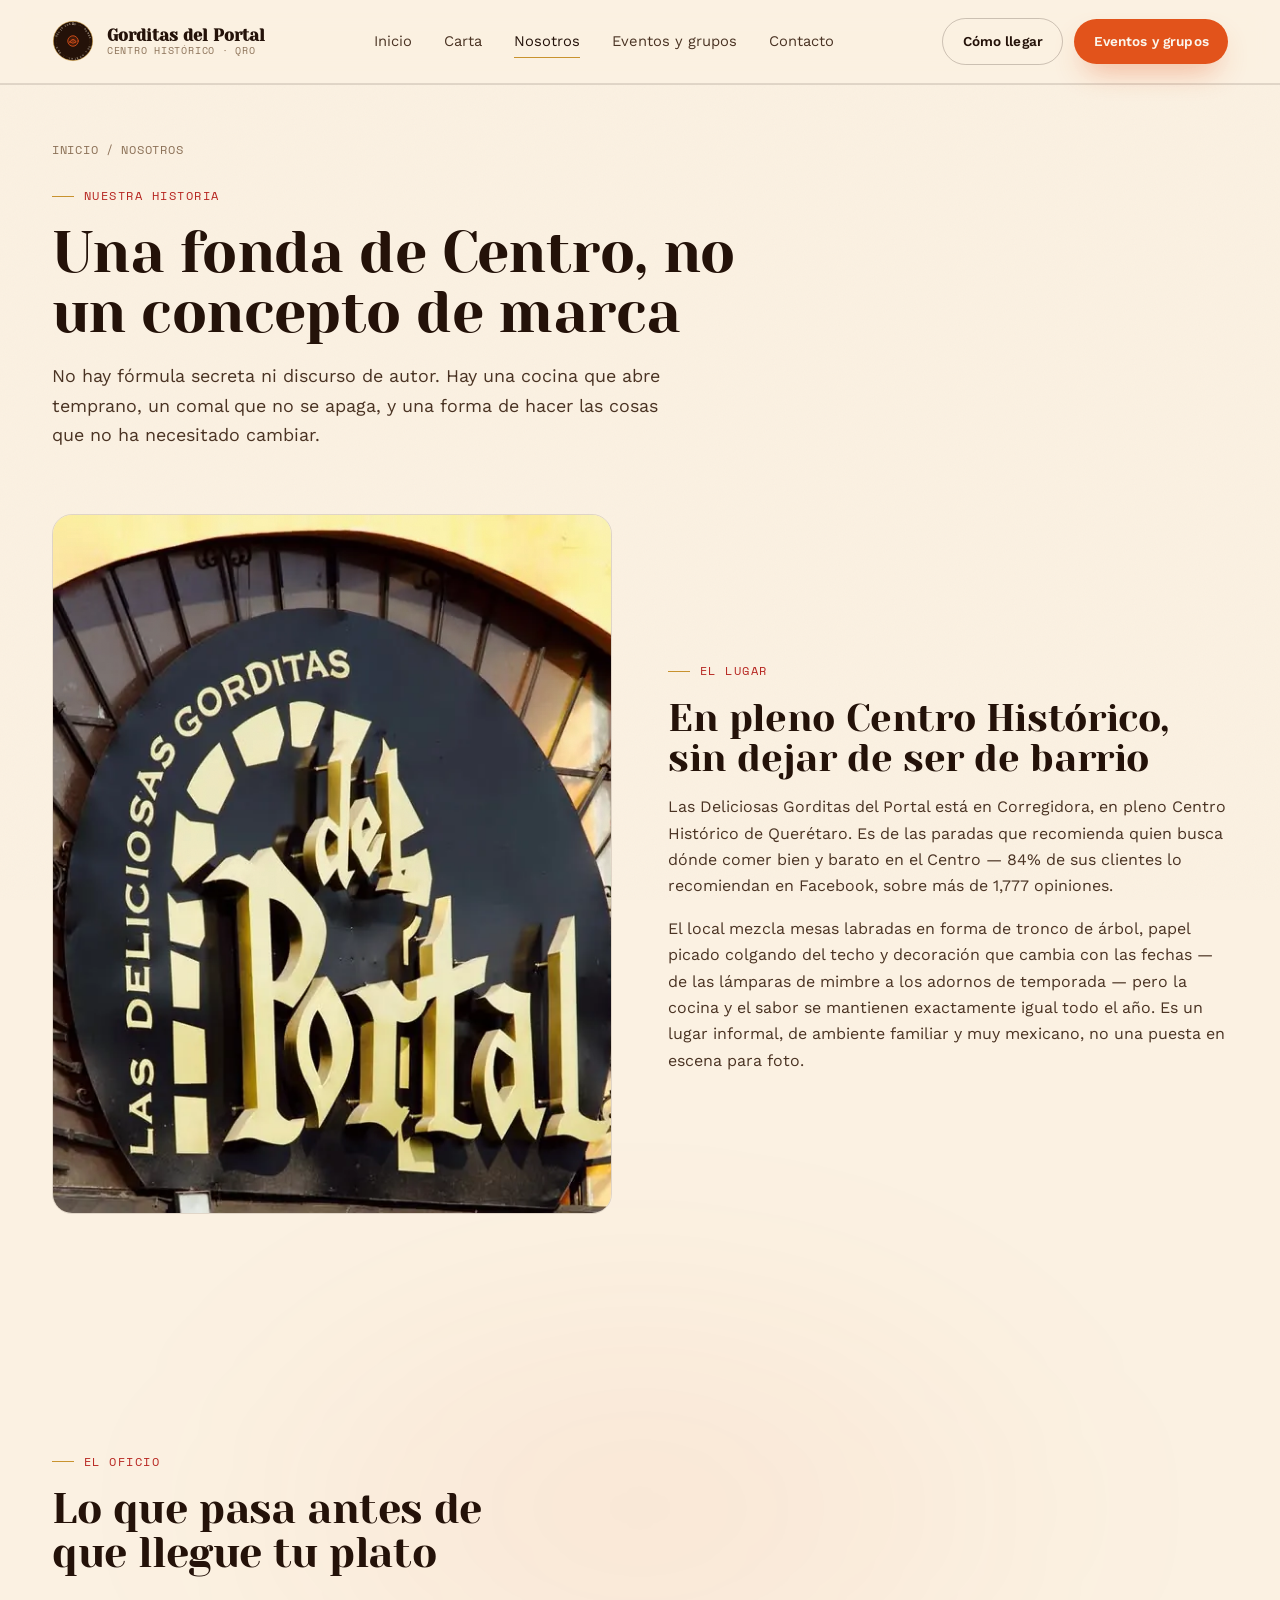
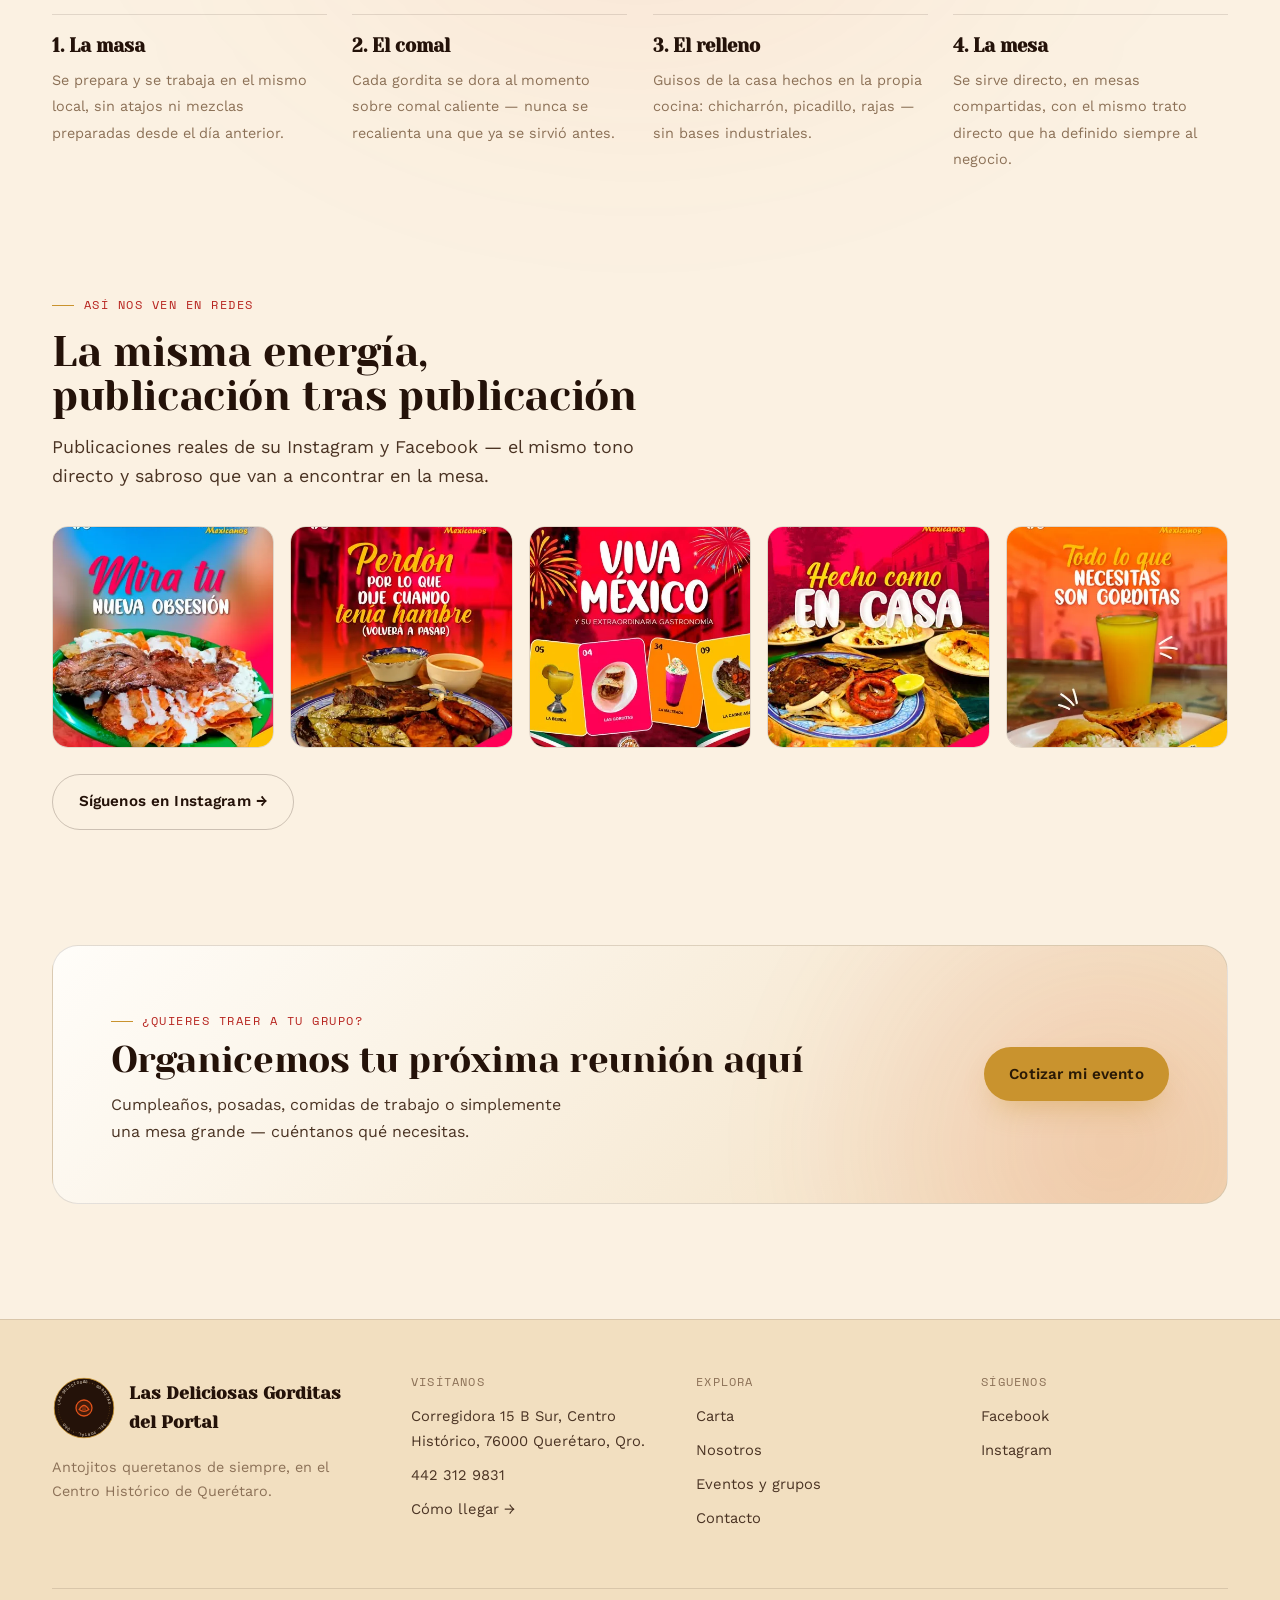
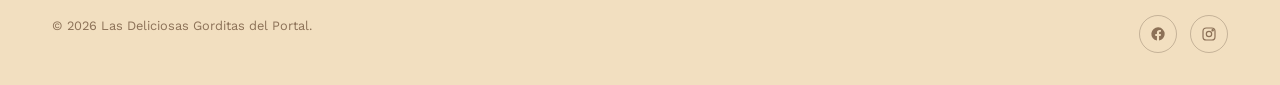
<file: nosotros.html>
<!DOCTYPE html>
<html lang="es-MX">
<head>
<meta charset="UTF-8">
<meta name="viewport" content="width=device-width, initial-scale=1">
<title>Nosotros — Las Deliciosas Gorditas del Portal</title>
<meta name="description" content="La historia detrás de las gorditas de migas más comentadas de Querétaro: tradición, comal y una fonda del Centro Histórico.">
<link rel="canonical" href="https://gorditasdelportal.mx/nosotros.html">
<link rel="icon" href="favicon.svg" type="image/svg+xml">
<link rel="preconnect" href="https://fonts.googleapis.com">
<link rel="preconnect" href="https://fonts.gstatic.com" crossorigin>
<link rel="stylesheet" href="https://fonts.googleapis.com/css2?family=Yeseva+One&family=Work+Sans:wght@400;500;600;700&family=Space+Mono:wght@400;700&display=swap">
<link rel="stylesheet" href="styles.css?v=20260928d">
</head>
<body>
<a href="#main" class="skip-link">Saltar al contenido</a>
<div class="grain" aria-hidden="true"></div>

<header class="nav">
  <div class="container nav-inner">
    <a href="index.html" class="nav-brand">
      <span class="sello" data-sello="load" aria-hidden="true"></span>
      <span class="nav-wordmark"><strong>Gorditas del Portal</strong><span>Centro Histórico · Qro</span></span>
    </a>
    <nav class="nav-links" aria-label="Navegación principal">
      <a href="index.html">Inicio</a>
      <a href="menu.html">Carta</a>
      <a href="nosotros.html" class="is-active">Nosotros</a>
      <a href="eventos.html">Eventos y grupos</a>
      <a href="contacto.html">Contacto</a>
    </nav>
    <div class="nav-actions">
      <a href="contacto.html" class="btn btn-ghost">Cómo llegar</a>
      <a href="eventos.html" class="btn btn-primary">Eventos y grupos</a>
      <button class="nav-burger" aria-label="Abrir menú" aria-expanded="false"><span></span></button>
    </div>
  </div>
</header>
  <div class="mobile-menu" id="mobile-menu">
    <a href="index.html">Inicio</a>
    <a href="menu.html">Carta</a>
    <a href="nosotros.html">Nosotros</a>
    <a href="eventos.html">Eventos y grupos</a>
    <a href="contacto.html">Contacto</a>
    <a href="eventos.html" class="btn btn-primary">Eventos y grupos</a>
  </div>


<main id="main">
  <section class="page-hero">
    <div class="container">
      <div class="breadcrumb"><a href="index.html">Inicio</a> / Nosotros</div>
      <span class="eyebrow">Nuestra historia</span>
      <h1>Una fonda de Centro, no un concepto de marca</h1>
      <p class="lede">No hay fórmula secreta ni discurso de autor. Hay una cocina que abre temprano, un comal que no se apaga, y una forma de hacer las cosas que no ha necesitado cambiar.</p>
    </div>
  </section>

  <section class="section" style="padding-top:1rem;">
    <div class="container">
      <div class="authority">
        <div class="authority-figure reveal">
          <img src="assets/img/hero-portal-real.webp" alt="Letrero de Las Deliciosas Gorditas del Portal en el arco de su entrada" loading="lazy">
        </div>
        <div class="authority-copy reveal">
          <span class="eyebrow">El lugar</span>
          <h2>En pleno Centro Histórico, sin dejar de ser de barrio</h2>
          <p>Las Deliciosas Gorditas del Portal está en Corregidora, en pleno Centro Histórico de Querétaro. Es de las paradas que recomienda quien busca dónde comer bien y barato en el Centro — 84% de sus clientes lo recomiendan en Facebook, sobre más de 1,777 opiniones.</p>
          <p>El local mezcla mesas labradas en forma de tronco de árbol, papel picado colgando del techo y decoración que cambia con las fechas — de las lámparas de mimbre a los adornos de temporada — pero la cocina y el sabor se mantienen exactamente igual todo el año. Es un lugar informal, de ambiente familiar y muy mexicano, no una puesta en escena para foto.</p>
        </div>
      </div>
    </div>
  </section>

  <section class="section">
    <div class="section-halo"></div>
    <div class="container">
      <span class="eyebrow">El oficio</span>
      <h2 style="max-width:22ch;font-size:clamp(1.9rem,3.4vw,2.6rem);">Lo que pasa antes de que llegue tu plato</h2>
      <div class="manifest-pillars" style="margin-top:2.4rem;grid-template-columns:repeat(auto-fit,minmax(220px,1fr));">
        <div class="pillar reveal">
          <strong>1. La masa</strong>
          <span>Se prepara y se trabaja en el mismo local, sin atajos ni mezclas preparadas desde el día anterior.</span>
        </div>
        <div class="pillar reveal">
          <strong>2. El comal</strong>
          <span>Cada gordita se dora al momento sobre comal caliente — nunca se recalienta una que ya se sirvió antes.</span>
        </div>
        <div class="pillar reveal">
          <strong>3. El relleno</strong>
          <span>Guisos de la casa hechos en la propia cocina: chicharrón, picadillo, rajas — sin bases industriales.</span>
        </div>
        <div class="pillar reveal">
          <strong>4. La mesa</strong>
          <span>Se sirve directo, en mesas compartidas, con el mismo trato directo que ha definido siempre al negocio.</span>
        </div>
      </div>
    </div>
  </section>

  <section class="section" style="padding-top:0;">
    <div class="container">
      <span class="eyebrow">Así nos ven en redes</span>
      <h2 style="font-size:clamp(1.9rem,3.4vw,2.6rem);max-width:24ch;">La misma energía, publicación tras publicación</h2>
      <p class="lede" style="margin-top:.8rem;">Publicaciones reales de su Instagram y Facebook — el mismo tono directo y sabroso que van a encontrar en la mesa.</p>
      <div class="social-proof-grid" style="margin-top:2.2rem;">
        <a class="social-proof-item reveal" href="https://www.instagram.com/lasgorditasdelportal/" target="_blank" rel="noopener">
          <img src="assets/img/social-post-2.webp" alt="Publicación de Instagram de Las Deliciosas Gorditas del Portal" loading="lazy">
        </a>
        <a class="social-proof-item reveal" href="https://www.instagram.com/lasgorditasdelportal/" target="_blank" rel="noopener">
          <img src="assets/img/social-post-3.webp" alt="Publicación de Instagram de Las Deliciosas Gorditas del Portal" loading="lazy">
        </a>
        <a class="social-proof-item reveal" href="https://www.instagram.com/lasgorditasdelportal/" target="_blank" rel="noopener">
          <img src="assets/img/social-post-4.webp" alt="Publicación de Instagram de Las Deliciosas Gorditas del Portal" loading="lazy">
        </a>
        <a class="social-proof-item reveal" href="https://www.instagram.com/lasgorditasdelportal/" target="_blank" rel="noopener">
          <img src="assets/img/social-post-8.webp" alt="Publicación de Instagram de Las Deliciosas Gorditas del Portal" loading="lazy">
        </a>
        <a class="social-proof-item reveal" href="https://www.instagram.com/lasgorditasdelportal/" target="_blank" rel="noopener">
          <img src="assets/img/social-agua-fresca.webp" alt="Publicación de Instagram de Las Deliciosas Gorditas del Portal" loading="lazy">
        </a>
      </div>
      <div style="margin-top:1.6rem;">
        <a href="https://www.instagram.com/lasgorditasdelportal/" target="_blank" rel="noopener" class="btn btn-ghost">Síguenos en Instagram →</a>
      </div>
    </div>
  </section>

  <section class="section" style="padding-top:0;">
    <div class="container">
      <div class="cta-band reveal">
        <div>
          <span class="eyebrow" style="margin-bottom:.6rem;">¿Quieres traer a tu grupo?</span>
          <h2>Organicemos tu próxima reunión aquí</h2>
          <p>Cumpleaños, posadas, comidas de trabajo o simplemente una mesa grande — cuéntanos qué necesitas.</p>
        </div>
        <a href="eventos.html" class="btn btn-gold">Cotizar mi evento</a>
      </div>
    </div>
  </section>
</main>

<footer class="site-footer">
  <div class="container">
    <div class="footer-grid">
      <div>
        <div class="footer-brand">
          <span class="sello" data-sello="view" aria-hidden="true"></span>
          <strong>Las Deliciosas Gorditas del Portal</strong>
        </div>
        <p style="color:var(--cream-3);font-size:.9rem;max-width:32ch;">Antojitos queretanos de siempre, en el Centro Histórico de Querétaro.</p>
      </div>
      <div class="footer-col">
        <h4>Visítanos</h4>
        <p data-brand-address>Corregidora 15 B Sur, Centro Histórico, 76000 Querétaro, Qro.</p>
        <a data-brand-phone-href href="tel:+524423129831"><span data-brand-phone>442 312 9831</span></a>
        <a data-brand-maps href="https://www.google.com/maps/search/?api=1&query=Las+Deliciosas+Gorditas+del+Portal+Corregidora+15+B+Sur+Centro+Historico+Queretaro" target="_blank" rel="noopener">Cómo llegar →</a>
      </div>
      <div class="footer-col">
        <h4>Explora</h4>
        <a href="menu.html">Carta</a>
        <a href="nosotros.html">Nosotros</a>
        <a href="eventos.html">Eventos y grupos</a>
        <a href="contacto.html">Contacto</a>
      </div>
      <div class="footer-col">
        <h4>Síguenos</h4>
        <a data-brand-facebook href="https://www.facebook.com/gorditasdelportal" target="_blank" rel="noopener">Facebook</a>
        <a data-brand-instagram href="https://www.instagram.com/lasgorditasdelportal/" target="_blank" rel="noopener">Instagram</a>
      </div>
    </div>
    <div class="footer-bottom">
      <span>© <span id="year"></span> Las Deliciosas Gorditas del Portal.</span>
      <div class="footer-social">
        <a data-brand-facebook href="https://www.facebook.com/gorditasdelportal" target="_blank" rel="noopener" aria-label="Facebook"><svg width="16" height="16" viewBox="0 0 24 24" fill="currentColor"><path d="M22 12a10 10 0 1 0-11.6 9.9v-7H7.9V12h2.5V9.8c0-2.5 1.5-3.9 3.8-3.9 1.1 0 2.2.2 2.2.2v2.4h-1.2c-1.2 0-1.6.8-1.6 1.6V12h2.8l-.4 2.9h-2.4v7A10 10 0 0 0 22 12"/></svg></a>
        <a data-brand-instagram href="https://www.instagram.com/lasgorditasdelportal/" target="_blank" rel="noopener" aria-label="Instagram"><svg width="16" height="16" viewBox="0 0 24 24" fill="none" stroke="currentColor" stroke-width="1.8"><rect x="3" y="3" width="18" height="18" rx="5"/><circle cx="12" cy="12" r="4"/><circle cx="17.5" cy="6.5" r="1"/></svg></a>
      </div>
    </div>
  </div>
</footer>

<script defer src="lib/manifest.js"></script>
<script defer src="main.js?v=20260928d"></script>
<script>document.getElementById("year").textContent = new Date().getFullYear();</script>
</body>
</html>
</file>
<file: styles.css>
/* =============================================================
   LAS DELICIOSAS GORDITAS DEL PORTAL — sistema de diseño
   Archetype: Editorial Dark Warm (cantina de centro histórico)
   ============================================================= */

/* =============================================================
   1. Tokens
   ============================================================= */
:root {
  --bg:        #fbf1e2;   /* crema cálido — nunca blanco puro */
  --bg-2:      #f2dfc0;   /* arena — footer, inputs, secciones alternas */
  --bg-3:      #fffdf9;   /* cards — papel */
  --bg-4:      #f7e6c8;
  --cream:     #241209;   /* texto principal — tinta cálida, nunca #000 */
  --cream-2:   #4a3323;
  --cream-3:   #8c7157;   /* metadata */
  --on-accent: #fbf6ec;   /* texto sobre botones de color saturado */
  --accent:    #e2531b;   /* naranja — color de marca dominante, real de sus redes */
  --accent-2:  #b7241f;   /* rojo — segundo color de marca, etiquetas y precios */
  --gold:      #c9932e;   /* dorado del sello — uso decorativo, no texto pequeño */
  --gold-2:    #8a5f1d;   /* dorado oscuro — legible como texto/kicker */
  --line:      rgba(36, 18, 9, 0.12);
  --line-2:    rgba(36, 18, 9, 0.22);
  --shadow:    0 30px 60px -20px rgba(36,18,9,0.22);

  --serif:     "Yeseva One", "Playfair Display", serif;
  --sans:      "Work Sans", -apple-system, BlinkMacSystemFont, sans-serif;
  --mono:      "Space Mono", ui-monospace, monospace;

  --ease-out:    cubic-bezier(0.16, 1, 0.3, 1);
  --ease-in:     cubic-bezier(0.7, 0, 0.84, 0);
  --ease-soft:   cubic-bezier(0.25, 0.46, 0.45, 0.94);
  --ease-bounce: cubic-bezier(0.34, 1.56, 0.64, 1);

  --nav-h: 84px;
  color-scheme: dark;
}

/* =============================================================
   2. Reset & base
   ============================================================= */
*, *::before, *::after { box-sizing: border-box; margin: 0; }
html {
  -webkit-text-size-adjust: 100%;
  tab-size: 2;
  overflow-x: clip;
  scroll-behavior: smooth;
  scroll-padding-top: var(--nav-h);
}
body {
  font-family: var(--sans);
  font-size: 16px;
  line-height: 1.65;
  background: var(--bg);
  color: var(--cream);
  -webkit-font-smoothing: antialiased;
  text-rendering: optimizeLegibility;
  overflow-x: clip;
  overscroll-behavior-y: none;
}
img, svg, video { display: block; max-width: 100%; }
img { height: auto; }
button { font: inherit; color: inherit; cursor: pointer; border: 0; background: none; }
a { color: inherit; text-decoration: none; }
p { text-wrap: pretty; }
ul { list-style: none; }
h1, h2, h3, h4 { text-wrap: balance; line-height: 1.05; letter-spacing: -0.01em; font-family: var(--serif); font-weight: 400; }
::selection { background: var(--accent); color: var(--cream); }

:focus-visible {
  outline: 2px solid var(--accent);
  outline-offset: 3px;
  border-radius: 4px;
}

.skip-link {
  position: fixed; top: -100px; left: 1rem;
  padding: .7rem 1.2rem; background: var(--cream); color: var(--bg);
  z-index: 9999; border-radius: 8px; font-weight: 600; font-size: .9rem;
  transition: top .3s var(--ease-out);
}
.skip-link:focus { top: 1rem; }

/* =============================================================
   3. Utilidades
   ============================================================= */
.container {
  width: 100%;
  max-width: 1240px;
  margin-inline: auto;
  padding-inline: 1.25rem;
}
@media (min-width: 720px) { .container { padding-inline: 2rem; } }

.sr-only {
  position: absolute; width: 1px; height: 1px; padding: 0; margin: -1px;
  overflow: hidden; clip: rect(0,0,0,0); white-space: nowrap; border: 0;
}

.section { position: relative; padding-block: clamp(4rem, 9vw, 7.5rem); }
.section-halo {
  position: absolute; inset: -40% -10% -40% -10%;
  background: radial-gradient(45% 40% at 50% 40%, rgba(226,83,27,.07), transparent 72%);
  filter: blur(90px);
  pointer-events: none;
  z-index: 0;
}
.section > .container { position: relative; z-index: 1; }

.eyebrow {
  display: inline-flex; align-items: center; gap: .6rem;
  font-family: var(--mono); font-size: .78rem; letter-spacing: .12em; text-transform: uppercase;
  color: var(--accent-2); margin-bottom: 1rem;
}
.eyebrow::before {
  content: ""; width: 22px; height: 1px; background: var(--gold);
}

.lede {
  color: var(--cream-2);
  font-size: clamp(1.02rem, 1.4vw, 1.15rem);
  max-width: 58ch;
}

.grain {
  position: fixed; inset: 0; z-index: 3; opacity: 0.035; mix-blend-mode: multiply; pointer-events: none;
  background-image: url('data:image/svg+xml;utf8,<svg xmlns="http://www.w3.org/2000/svg" width="120" height="120"><filter id="n"><feTurbulence type="fractalNoise" baseFrequency="0.9" numOctaves="2" stitchTiles="stitch"/></filter><rect width="100%25" height="100%25" filter="url(%23n)"/></svg>');
}

/* =============================================================
   4. Botones y chips
   ============================================================= */
.btn {
  display: inline-flex; align-items: center; justify-content: center; gap: .55rem;
  padding: .9rem 1.6rem; border-radius: 999px;
  font-weight: 600; font-size: .95rem; letter-spacing: .01em;
  transition: transform .45s var(--ease-out), box-shadow .45s var(--ease-out), background .3s var(--ease-out), color .3s var(--ease-out);
  white-space: nowrap;
}
.btn-primary {
  background: var(--accent); color: var(--on-accent);
  box-shadow: 0 14px 30px -10px rgba(226,83,27,.45);
}
.btn-primary:hover { transform: translateY(-2px); box-shadow: 0 20px 38px -10px rgba(226,83,27,.55); }
.btn-ghost {
  border: 1px solid var(--line-2); color: var(--cream);
}
.btn-ghost:hover { background: rgba(36,18,9,.05); transform: translateY(-2px); }
.btn-gold {
  background: var(--gold); color: #2a1a06;
  box-shadow: 0 14px 30px -10px rgba(201,147,46,.45);
}
.btn-gold:hover { transform: translateY(-2px); box-shadow: 0 20px 38px -10px rgba(201,147,46,.55); }
.btn[disabled] { opacity: .55; pointer-events: none; }

.chip {
  display: inline-flex; align-items: center; gap: .5rem;
  padding: .55rem 1rem; border-radius: 999px;
  background: rgba(251,241,226,.1); border: 1px solid rgba(251,241,226,.28);
  font-size: .85rem; color: #f3e4cc;
}
.chip strong { color: #e8b94a; font-family: var(--mono); }

/* =============================================================
   5. Sello — marca gráfica original (medallón circular)
   ============================================================= */
.sello {
  --sello-size: 64px;
  width: var(--sello-size); height: var(--sello-size);
  border-radius: 50%;
  display: grid; place-items: center;
  position: relative;
  flex-shrink: 0;
}
.sello svg { width: 100%; height: 100%; }
.sello-stamp {
  position: relative;
  transform-origin: 50% 50%;
}
.sello-stamp.is-stamping {
  animation: stampHit .5s var(--ease-bounce) both;
}
@keyframes stampHit {
  0%   { transform: scale(2.2) rotate(-14deg); opacity: 0; }
  55%  { transform: scale(0.96) rotate(3deg); opacity: 1; }
  100% { transform: scale(1) rotate(0deg); opacity: 1; }
}

/* =============================================================
   6. Navegación
   ============================================================= */
.nav {
  position: fixed; top: 0; left: 0; right: 0; z-index: 100;
  height: var(--nav-h);
  display: flex; align-items: center;
  background: rgba(251,241,226,.92);
  backdrop-filter: blur(14px) saturate(140%);
  -webkit-backdrop-filter: blur(14px) saturate(140%);
  border-bottom: 1px solid var(--line);
  box-shadow: 0 1px 0 var(--line);
  transition: box-shadow .4s var(--ease-out);
}
.nav.is-scrolled { box-shadow: 0 12px 30px -18px rgba(36,18,9,.35); }
.nav-inner { display: flex; align-items: center; justify-content: space-between; gap: 1.5rem; width: 100%; }
.nav-brand { display: flex; align-items: center; gap: .8rem; }
.nav-brand .sello { --sello-size: 42px; }
.nav-wordmark { display: flex; flex-direction: column; line-height: 1.1; min-width: 0; }
.nav-wordmark strong { font-family: var(--serif); font-size: .92rem; color: var(--cream); white-space: nowrap; overflow: hidden; text-overflow: ellipsis; }
.nav-wordmark span { font-family: var(--mono); font-size: .6rem; letter-spacing: .08em; text-transform: uppercase; color: var(--cream-3); white-space: nowrap; }
@media (max-width: 539px) { .nav-wordmark span { display: none; } }
@media (min-width: 540px) { .nav-wordmark strong { font-size: 1.02rem; } }

.nav-links { display: none; align-items: center; gap: 2rem; }
.nav-links a {
  font-size: .92rem; color: var(--cream-2); position: relative; padding-block: .3rem;
}
.nav-links a::after {
  content: ""; position: absolute; left: 0; right: 100%; bottom: 0; height: 1px; background: var(--gold);
  transition: right .35s var(--ease-out);
}
.nav-links a:hover::after, .nav-links a.is-active::after { right: 0; }
.nav-links a.is-active { color: var(--cream); }
@media (min-width: 960px) { .nav-links { display: flex; } }

.nav-actions { display: flex; align-items: center; gap: .7rem; flex-shrink: 0; }
.nav-actions .btn { padding: .7rem 1.2rem; font-size: .85rem; white-space: nowrap; }
.nav-actions .btn-ghost { display: none; }
.nav-actions .btn-primary { display: none; }
@media (min-width: 480px) { .nav-actions .btn-primary { display: inline-flex; } }
@media (min-width: 640px) { .nav-actions .btn-ghost { display: inline-flex; } }

.nav-burger {
  display: grid; place-items: center; width: 42px; height: 42px; border-radius: 50%;
  border: 1px solid var(--line-2);
}
@media (min-width: 960px) { .nav-burger { display: none; } }
.nav-burger span { display: block; width: 16px; height: 1px; background: var(--cream); position: relative; }
.nav-burger span::before, .nav-burger span::after {
  content: ""; position: absolute; left: 0; width: 16px; height: 1px; background: var(--cream); transition: transform .3s var(--ease-out);
}
.nav-burger span::before { top: -5px; }
.nav-burger span::after { top: 5px; }

.mobile-menu {
  position: fixed; inset: var(--nav-h) 0 0 0; z-index: 90;
  background: var(--bg); padding: 2rem 1.25rem;
  display: flex; flex-direction: column; gap: 1.6rem;
  transform: translateY(-8px); opacity: 0; pointer-events: none;
  transition: opacity .3s var(--ease-out), transform .3s var(--ease-out);
}
.mobile-menu.is-open { opacity: 1; transform: translateY(0); pointer-events: auto; }
.mobile-menu a { font-family: var(--serif); font-size: 1.6rem; color: var(--cream); }
.mobile-menu .btn { align-self: flex-start; margin-top: 1rem; }
@media (min-width: 960px) { .mobile-menu { display: none; } }

/* =============================================================
   7. Hero
   ============================================================= */
.hero {
  position: relative;
  min-height: 100svh;
  display: flex; align-items: center;
  padding-top: var(--nav-h);
  overflow: clip;
  background: var(--bg);
}
.hero-bg {
  position: absolute; inset: 0; z-index: 0;
}
.hero-bg img {
  width: 100%; height: 100%; object-fit: cover;
  filter: saturate(1.05) contrast(1.05) brightness(.62);
}
.hero-bg::after {
  content: "";
  position: absolute; inset: 0;
  background:
    linear-gradient(180deg, rgba(24,14,7,.55) 0%, rgba(24,14,7,.35) 35%, rgba(24,14,7,.92) 100%),
    linear-gradient(90deg, rgba(24,14,7,.75) 0%, transparent 55%);
}
.hero-mesh {
  position: absolute; inset: 0; z-index: 1; pointer-events: none;
  background:
    radial-gradient(38% 45% at 18% 20%, rgba(201,147,46,.30), transparent 70%),
    radial-gradient(30% 35% at 85% 75%, rgba(183,36,31,.26), transparent 70%);
  filter: blur(10px);
  animation: meshBreathe 16s ease-in-out infinite;
}
@keyframes meshBreathe {
  0%, 100% { opacity: .8; transform: scale(1); }
  50%      { opacity: 1; transform: scale(1.06); }
}
.hero-inner { position: relative; z-index: 2; max-width: 780px; }
.hero-title {
  font-size: clamp(2.3rem, 5.4vw, 4.4rem);
  line-height: 1.02;
  color: #fbf1e2;
  text-wrap: balance;
  max-width: 16ch;
}
.hero-title em { font-style: normal; color: #e8b94a; }
.hero-sub {
  margin-top: 1.1rem;
  font-size: clamp(1rem, 1.5vw, 1.15rem);
  color: #e4cbae;
  max-width: 46ch;
}
.hero-actions { display: flex; flex-wrap: wrap; gap: 1rem; margin-top: 1.6rem; }
.hero-actions .btn-ghost { color: #fbf1e2; border-color: rgba(251,241,226,.4); }
.hero-actions .btn-ghost:hover { background: rgba(251,241,226,.1); }
.hero-meta {
  margin-top: 1.6rem; display: flex; flex-wrap: wrap; gap: .6rem 1.2rem;
  font-family: var(--mono); font-size: .78rem; color: #c7ad8d;
}
.hero-meta-item { display: inline-flex; align-items: center; gap: .5rem; flex-shrink: 0; }
.hero-meta .dot { width: 6px; height: 6px; border-radius: 50%; background: #7fbf6a; box-shadow: 0 0 0 3px rgba(127,191,106,.2); flex-shrink: 0; }
@media (max-width: 539px) {
  .hero-meta { flex-direction: column; align-items: flex-start; gap: .6rem; }
}

.hero-scroll {
  display: none;
  position: absolute; bottom: 2rem; left: 50%; transform: translateX(-50%); z-index: 2;
  flex-direction: column; align-items: center; gap: .5rem;
  font-family: var(--mono); font-size: .68rem; letter-spacing: .12em; text-transform: uppercase; color: #c7ad8d;
}
@media (min-width: 720px) { .hero-scroll { display: flex; } }
.hero-scroll-line { width: 1px; height: 34px; background: linear-gradient(#e8b94a, transparent); animation: scrollLine 2.2s ease-in-out infinite; }
@keyframes scrollLine { 0%,100% { transform: scaleY(1); opacity: .6; } 50% { transform: scaleY(.5); opacity: 1; } }

/* =============================================================
   8. Marquee
   ============================================================= */
.marquee-wrap {
  border-block: 1px solid var(--line);
  background: var(--bg-2);
  overflow: hidden;
  padding-block: 1.1rem;
}
.marquee-track {
  display: flex; gap: 3rem; white-space: nowrap;
  width: max-content;
  animation: marquee 32s linear infinite;
}
.marquee-track span {
  font-family: var(--mono); font-size: .82rem; letter-spacing: .08em; text-transform: uppercase; color: var(--cream-3);
  display: inline-flex; align-items: center; gap: .8rem;
}
.marquee-track span::after { content: "◆"; color: var(--gold-2); font-size: .6rem; }
@keyframes marquee { from { transform: translateX(0); } to { transform: translateX(-50%); } }

/* =============================================================
   9. Manifiesto / concepto
   ============================================================= */
.manifest-grid {
  display: grid; gap: 2.5rem;
}
@media (min-width: 860px) {
  .manifest-grid { grid-template-columns: 0.6fr 1fr; gap: 4rem; align-items: start; }
}
.manifest-num {
  font-family: var(--mono); color: var(--accent-2); font-size: .95rem;
}
.manifest-grid h2 { font-size: clamp(1.9rem, 3.4vw, 2.8rem); margin-top: .6rem; }
.manifest-copy p + p { margin-top: 1.1rem; }
.manifest-copy { color: var(--cream-2); font-size: 1.05rem; }
.manifest-pillars { display: grid; gap: 1.6rem; margin-top: 2rem; grid-template-columns: repeat(auto-fit, minmax(160px,1fr)); }
.pillar { border-top: 1px solid var(--line); padding-top: 1rem; }
.pillar strong { display: block; font-family: var(--serif); font-size: 1.15rem; color: var(--cream); margin-bottom: .35rem; }
.pillar span { color: var(--cream-3); font-size: .9rem; }

/* =============================================================
   10. Showcase de platillos
   ============================================================= */
.dish-grid {
  display: grid; gap: 1.4rem;
  grid-template-columns: repeat(auto-fill, minmax(260px, 1fr));
  margin-top: 3rem;
}
.dish-card {
  position: relative;
  background: var(--bg-3);
  border: 1px solid var(--line);
  border-radius: 18px;
  overflow: hidden;
  transition: transform .5s var(--ease-out), border-color .4s var(--ease-out), box-shadow .5s var(--ease-out);
  --mx: 50%; --my: 50%;
}
.dish-card:hover {
  transform: translateY(-6px) rotateX(2deg);
  border-color: var(--line-2);
  box-shadow: var(--shadow), 0 0 50px -18px rgba(226,83,27,.28);
}
.dish-media { aspect-ratio: 4/3; overflow: hidden; position: relative; }
.dish-media img { width: 100%; height: 100%; object-fit: cover; transition: transform .7s var(--ease-out), filter .5s var(--ease-out); }
.dish-card:hover .dish-media img { transform: scale(1.08); filter: saturate(1.15) brightness(1.04); }
.dish-tag {
  position: absolute; top: .8rem; left: .8rem; z-index: 2;
  font-family: var(--mono); font-size: .68rem; letter-spacing: .06em; text-transform: uppercase;
  padding: .35rem .7rem; border-radius: 999px;
  background: rgba(36,18,9,.72); color: #e8b94a; border: 1px solid rgba(201,147,46,.4);
  backdrop-filter: blur(6px);
}
.dish-body { padding: 1.3rem 1.3rem 1.5rem; }
.dish-body h3 { font-size: 1.25rem; color: var(--cream); }
.dish-body p { margin-top: .5rem; color: var(--cream-3); font-size: .92rem; }

.dish-card-icon { padding: 1.6rem 1.5rem 1.7rem; position: relative; }
.dish-icon {
  width: 52px; height: 52px; border-radius: 14px;
  display: grid; place-items: center; margin-bottom: 1.1rem;
}
.dish-icon.tone-accent   { background: rgba(226,83,27,.12); color: var(--accent); }
.dish-icon.tone-accent-2 { background: rgba(183,36,31,.1);  color: var(--accent-2); }
.dish-icon.tone-gold     { background: rgba(201,147,46,.14); color: var(--gold-2); }
.dish-tag-flat {
  position: absolute; top: 1.6rem; right: 1.5rem;
  font-family: var(--mono); font-size: .66rem; letter-spacing: .06em; text-transform: uppercase;
  color: var(--accent-2);
}
.dish-card-icon .dish-body { padding: 0; }

/* =============================================================
   11. Ambiente / franja de imagen ancha
   ============================================================= */
.wide-figure {
  position: relative; border-radius: 22px; overflow: hidden;
  aspect-ratio: 16/8;
  border: 1px solid var(--line);
}
.wide-figure img { width: 100%; height: 100%; object-fit: cover; }
.wide-figure::after {
  content: ""; position: absolute; inset: 0;
  background: linear-gradient(0deg, rgba(24,14,7,.85) 0%, transparent 45%);
}
.wide-figure-caption {
  position: absolute; left: 1.6rem; bottom: 1.4rem; right: 1.6rem; z-index: 1;
  display: flex; justify-content: space-between; align-items: flex-end; gap: 1rem; flex-wrap: wrap;
}
.wide-figure-caption h3 { color: #fbf1e2; font-size: clamp(1.4rem, 2.6vw, 2rem); max-width: 24ch; }
.wide-figure-caption p { color: #e4cbae; font-size: .92rem; max-width: 32ch; }

/* =============================================================
   12. Autoridad / tradición
   ============================================================= */
.authority {
  display: grid; gap: 2.5rem;
}
@media (min-width: 860px) {
  .authority { grid-template-columns: 1fr 1fr; align-items: center; gap: 3.5rem; }
}
.authority-figure { border-radius: 20px; overflow: hidden; border: 1px solid var(--line); aspect-ratio: 4/5; }
.authority-figure img { width: 100%; height: 100%; object-fit: cover; }
.authority-copy h2 { font-size: clamp(1.9rem, 3vw, 2.6rem); }
.authority-copy p { color: var(--cream-2); margin-top: 1rem; }
.authority-list { margin-top: 1.6rem; display: grid; gap: .9rem; }
.authority-list li { display: flex; gap: .8rem; align-items: flex-start; color: var(--cream-2); font-size: .95rem; }
.authority-list li svg { flex-shrink: 0; margin-top: .2rem; color: var(--gold); }

/* =============================================================
   12.5 Prueba social real (posts embebidos) + banda de confianza
   ============================================================= */
.social-proof-grid { display: grid; gap: 1rem; grid-template-columns: repeat(auto-fit, minmax(180px, 1fr)); }
.social-proof-item {
  display: block; border-radius: 16px; overflow: hidden; aspect-ratio: 1;
  border: 1px solid var(--line); transition: transform .4s var(--ease-out), box-shadow .4s var(--ease-out);
}
.social-proof-item:hover { transform: translateY(-4px); box-shadow: var(--shadow); }
.social-proof-item img { width: 100%; height: 100%; object-fit: cover; }

.trust-band {
  display: flex; flex-wrap: wrap; align-items: center; gap: 2.2rem;
  background: var(--bg-3); border: 1px solid var(--line); border-radius: 22px;
  padding: clamp(1.8rem, 4vw, 2.8rem);
}
.trust-stat {
  font-family: var(--serif); font-size: clamp(3.4rem, 7vw, 5rem); line-height: 1; color: var(--accent);
  display: flex; align-items: flex-start; flex-shrink: 0;
}
.trust-stat span { font-size: .4em; margin-top: .3em; }
.trust-copy { flex: 1; min-width: 240px; }

/* =============================================================
   13. Testimonios
   ============================================================= */
.testi-grid { display: grid; gap: 1.4rem; margin-top: 3rem; grid-template-columns: repeat(auto-fit, minmax(280px,1fr)); }
.testi-card {
  background: var(--bg-3); border: 1px solid var(--line); border-radius: 18px; padding: 1.8rem;
  display: flex; flex-direction: column; gap: 1.2rem;
}
.testi-stars { color: var(--gold); letter-spacing: .15em; font-size: .9rem; }
.testi-quote { color: var(--cream); font-size: 1.02rem; line-height: 1.55; }
.testi-foot { display: flex; align-items: center; gap: .7rem; margin-top: auto; }
.testi-avatar {
  width: 36px; height: 36px; border-radius: 50%; background: var(--bg-4);
  display: grid; place-items: center; font-family: var(--serif); color: var(--gold); font-size: .95rem;
  border: 1px solid var(--line-2);
}
.testi-foot strong { display: block; font-size: .88rem; color: var(--cream); }
.testi-foot span { display: block; font-size: .76rem; color: var(--cream-3); }

/* =============================================================
   14. CTA eventos (teaser)
   ============================================================= */
.cta-band {
  border-radius: 26px;
  background: linear-gradient(135deg, var(--bg-3), var(--bg-2));
  border: 1px solid var(--line);
  padding: clamp(2rem, 5vw, 3.6rem);
  display: grid; gap: 2rem;
  position: relative; overflow: hidden;
}
@media (min-width: 860px) { .cta-band { grid-template-columns: 1.2fr auto; align-items: center; } }
.cta-band::before {
  content: ""; position: absolute; inset: -60% -20% auto auto; width: 60%; aspect-ratio: 1;
  background: radial-gradient(circle, rgba(226,83,27,.18), transparent 70%);
  filter: blur(40px);
}
.cta-band h2 { font-size: clamp(1.7rem, 3vw, 2.3rem); position: relative; }
.cta-band p { color: var(--cream-2); margin-top: .8rem; max-width: 48ch; position: relative; }
.cta-band .btn { position: relative; }

/* =============================================================
   15. Footer
   ============================================================= */
.site-footer { border-top: 1px solid var(--line); background: var(--bg-2); padding-block: 3.5rem 2rem; }
.footer-grid { display: grid; gap: 2.4rem; }
@media (min-width: 780px) { .footer-grid { grid-template-columns: 1.3fr 1fr 1fr 1fr; } }
.footer-brand { display: flex; align-items: center; gap: .8rem; margin-bottom: 1rem; }
.footer-brand strong { font-family: var(--serif); font-size: 1.1rem; }
.footer-col h4 { font-family: var(--mono); font-size: .75rem; letter-spacing: .1em; text-transform: uppercase; color: var(--cream-3); margin-bottom: 1rem; }
.footer-col a, .footer-col p { display: block; color: var(--cream-2); font-size: .92rem; margin-bottom: .6rem; }
.footer-col a:hover { color: var(--gold); }
.footer-bottom {
  margin-top: 3rem; padding-top: 1.6rem; border-top: 1px solid var(--line);
  display: flex; flex-wrap: wrap; justify-content: space-between; gap: 1rem;
  font-size: .8rem; color: var(--cream-3);
}
.footer-social { display: flex; gap: .8rem; }
.footer-social a {
  width: 38px; height: 38px; border-radius: 50%; border: 1px solid var(--line-2);
  display: grid; place-items: center; transition: background .3s var(--ease-out), border-color .3s var(--ease-out);
}
.footer-social a:hover { background: rgba(201,147,46,.12); border-color: var(--gold-2); }

/* =============================================================
   16. Páginas internas — encabezado simple
   ============================================================= */
.page-hero {
  padding-top: calc(var(--nav-h) + 3.5rem);
  padding-bottom: 3rem;
  position: relative;
}
.page-hero h1 { font-size: clamp(2.2rem, 5vw, 3.6rem); max-width: 20ch; }
.page-hero .lede { margin-top: 1.1rem; }
.breadcrumb { font-family: var(--mono); font-size: .75rem; color: var(--cream-3); letter-spacing: .06em; text-transform: uppercase; margin-bottom: 1.2rem; }
.breadcrumb a:hover { color: var(--gold); }

/* =============================================================
   17. Menú (carta)
   ============================================================= */
.menu-note {
  border: 1px dashed var(--line-2); border-radius: 14px; padding: 1.1rem 1.3rem;
  color: var(--cream-3); font-size: .88rem; margin-top: 2rem; max-width: 62ch;
}
.menu-cat { margin-top: 3.5rem; }
.menu-cat-head { display: flex; align-items: baseline; justify-content: space-between; gap: 1rem; border-bottom: 1px solid var(--line); padding-bottom: 1rem; margin-bottom: 1.6rem; }
.menu-cat-head h2 { font-size: clamp(1.5rem, 2.6vw, 2rem); }
.menu-cat-head span { font-family: var(--mono); font-size: .78rem; color: var(--cream-3); }
.menu-list { display: grid; gap: 1.1rem; }
@media (min-width: 720px) { .menu-list { grid-template-columns: 1fr 1fr; column-gap: 2.5rem; } }
.menu-item { display: flex; justify-content: space-between; gap: 1rem; padding-block: .7rem; border-bottom: 1px dotted var(--line); }
.menu-item-name { color: var(--cream); font-size: 1rem; }
.menu-item-desc { color: var(--cream-3); font-size: .82rem; margin-top: .2rem; }
.menu-item-price { font-family: var(--mono); color: var(--accent-2); white-space: nowrap; }

/* =============================================================
   18. Formulario multi-paso (eventos)
   ============================================================= */
.form-shell {
  background: var(--bg-3); border: 1px solid var(--line); border-radius: 22px;
  padding: clamp(1.6rem, 4vw, 3rem);
  max-width: 760px; margin-inline: auto;
}
.form-progress { display: flex; gap: .5rem; margin-bottom: 2.2rem; }
.form-progress-step { flex: 1; height: 3px; border-radius: 999px; background: var(--line); overflow: hidden; }
.form-progress-step::after {
  content: ""; display: block; height: 100%; width: 0%; background: var(--accent);
  transition: width .5s var(--ease-out);
}
.form-progress-step.is-done::after, .form-progress-step.is-active::after { width: 100%; }
.form-step { display: none; }
.form-step.is-active { display: block; animation: stepIn .45s var(--ease-out) both; }
@keyframes stepIn { from { opacity: 0; transform: translateX(14px); } to { opacity: 1; transform: translateX(0); } }
.form-step h3 { font-size: clamp(1.3rem, 2.4vw, 1.7rem); margin-bottom: .5rem; }
.form-step > p.lede { margin-bottom: 1.6rem; font-size: .95rem; }

.field { margin-bottom: 1.2rem; }
.field label { display: block; font-size: .85rem; color: var(--cream-2); margin-bottom: .5rem; }
.field input, .field textarea, .field select {
  width: 100%; padding: .85rem 1rem; border-radius: 10px;
  background: var(--bg-2); border: 1px solid var(--line-2); color: var(--cream);
  font-family: var(--sans); font-size: .96rem;
  transition: border-color .3s var(--ease-out), box-shadow .3s var(--ease-out);
}
.field input:focus, .field textarea:focus, .field select:focus {
  border-color: var(--accent); box-shadow: 0 0 0 3px rgba(226,83,27,.16); outline: none;
}
.field textarea { resize: vertical; min-height: 100px; }

.option-grid { display: grid; gap: .8rem; grid-template-columns: repeat(auto-fill, minmax(140px,1fr)); }
.option-card {
  border: 1px solid var(--line-2); border-radius: 14px; padding: 1rem;
  cursor: pointer; text-align: left; transition: border-color .3s var(--ease-out), background .3s var(--ease-out), transform .3s var(--ease-out);
  background: var(--bg-2);
}
.option-card:hover { transform: translateY(-2px); }
.option-card.is-selected { border-color: var(--accent); background: rgba(226,83,27,.08); }
.option-card strong { display: block; font-family: var(--serif); font-size: 1.05rem; color: var(--cream); }
.option-card span { display: block; font-size: .78rem; color: var(--cream-3); margin-top: .3rem; }

.form-nav { display: flex; justify-content: space-between; align-items: center; margin-top: 2rem; gap: 1rem; }
.form-summary { display: grid; gap: .7rem; margin-bottom: 1.6rem; }
.form-summary-row { display: flex; justify-content: space-between; gap: 1rem; padding-bottom: .6rem; border-bottom: 1px dotted var(--line); font-size: .92rem; }
.form-summary-row span:first-child { color: var(--cream-3); }
.form-success { text-align: center; padding-block: 1.5rem; }
.form-success svg { margin-inline: auto; margin-bottom: 1.2rem; }
.form-success h3 { font-size: 1.6rem; }
.form-success p { color: var(--cream-2); margin-top: .7rem; }

/* =============================================================
   19. Contacto
   ============================================================= */
.contact-grid { display: grid; gap: 2.5rem; }
@media (min-width: 900px) { .contact-grid { grid-template-columns: 1fr 1fr; } }
.contact-card { background: var(--bg-3); border: 1px solid var(--line); border-radius: 20px; padding: 2rem; }
.contact-row { display: flex; gap: 1rem; align-items: flex-start; padding-block: 1rem; border-bottom: 1px solid var(--line); }
.contact-row:last-child { border-bottom: 0; }
.contact-row svg { color: var(--gold); flex-shrink: 0; margin-top: .2rem; }
.contact-row strong { display: block; color: var(--cream); }
.contact-row span, .contact-row a { color: var(--cream-2); font-size: .92rem; }
.contact-row a:hover { color: var(--gold); }
.map-frame { border-radius: 20px; overflow: hidden; border: 1px solid var(--line); min-height: 340px; }
.map-frame iframe { width: 100%; height: 100%; min-height: 340px; border: 0; }

/* =============================================================
   20. Reveal / scroll animations
   ============================================================= */
.js .reveal { opacity: 0; transform: translateY(28px); transition: opacity .8s var(--ease-out), transform .8s var(--ease-out); }
.js .reveal.is-visible { opacity: 1; transform: translateY(0); }
.js .reveal[data-split] { opacity: 1; transform: none; }

/* =============================================================
   21. Responsive extra
   ============================================================= */
@media (min-width: 1280px) {
  .hero-title { max-width: 18ch; }
}

/* =============================================================
   22. Reduced motion — solo lo intrusivo
   ============================================================= */
@media (prefers-reduced-motion: reduce) {
  html { scroll-behavior: auto; }
  .hero-mesh { animation: none; }
  .hero-scroll-line { animation: none; }
  .marquee-track { animation: none; }
}
</file>
